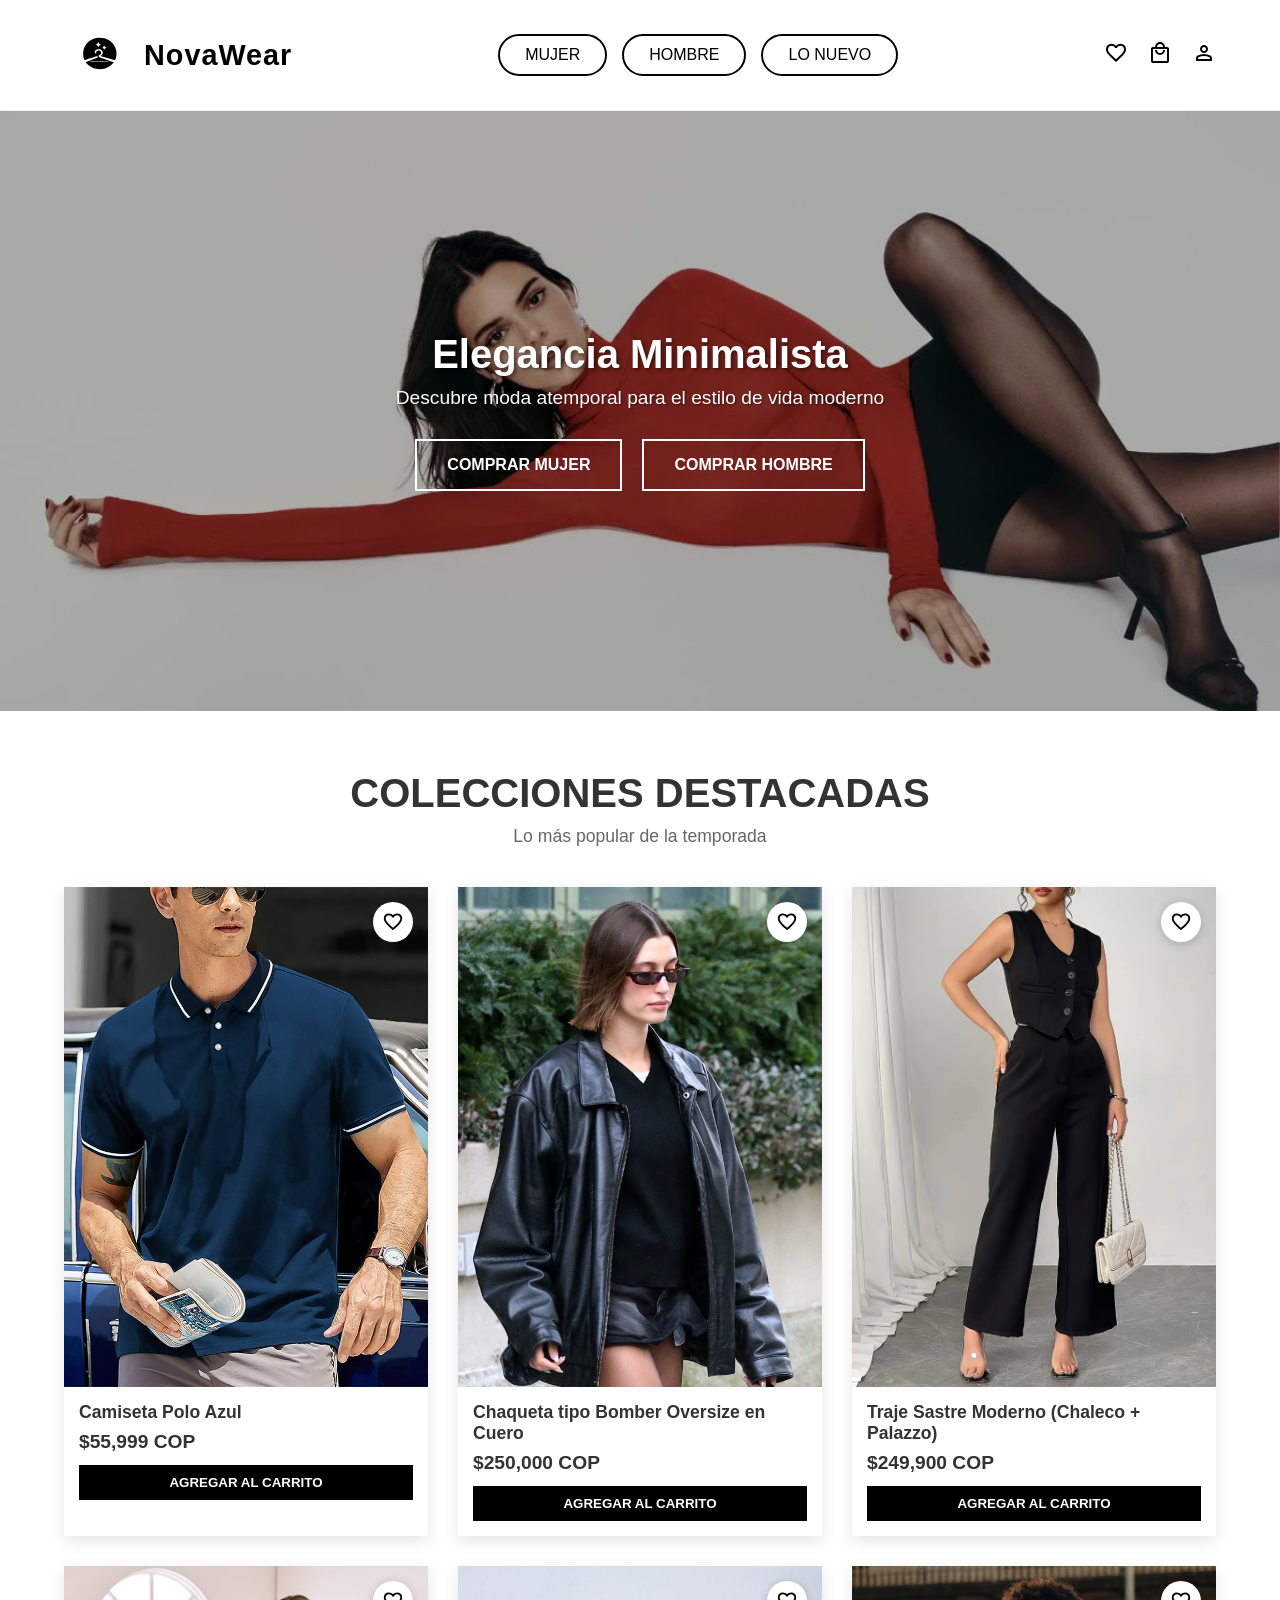
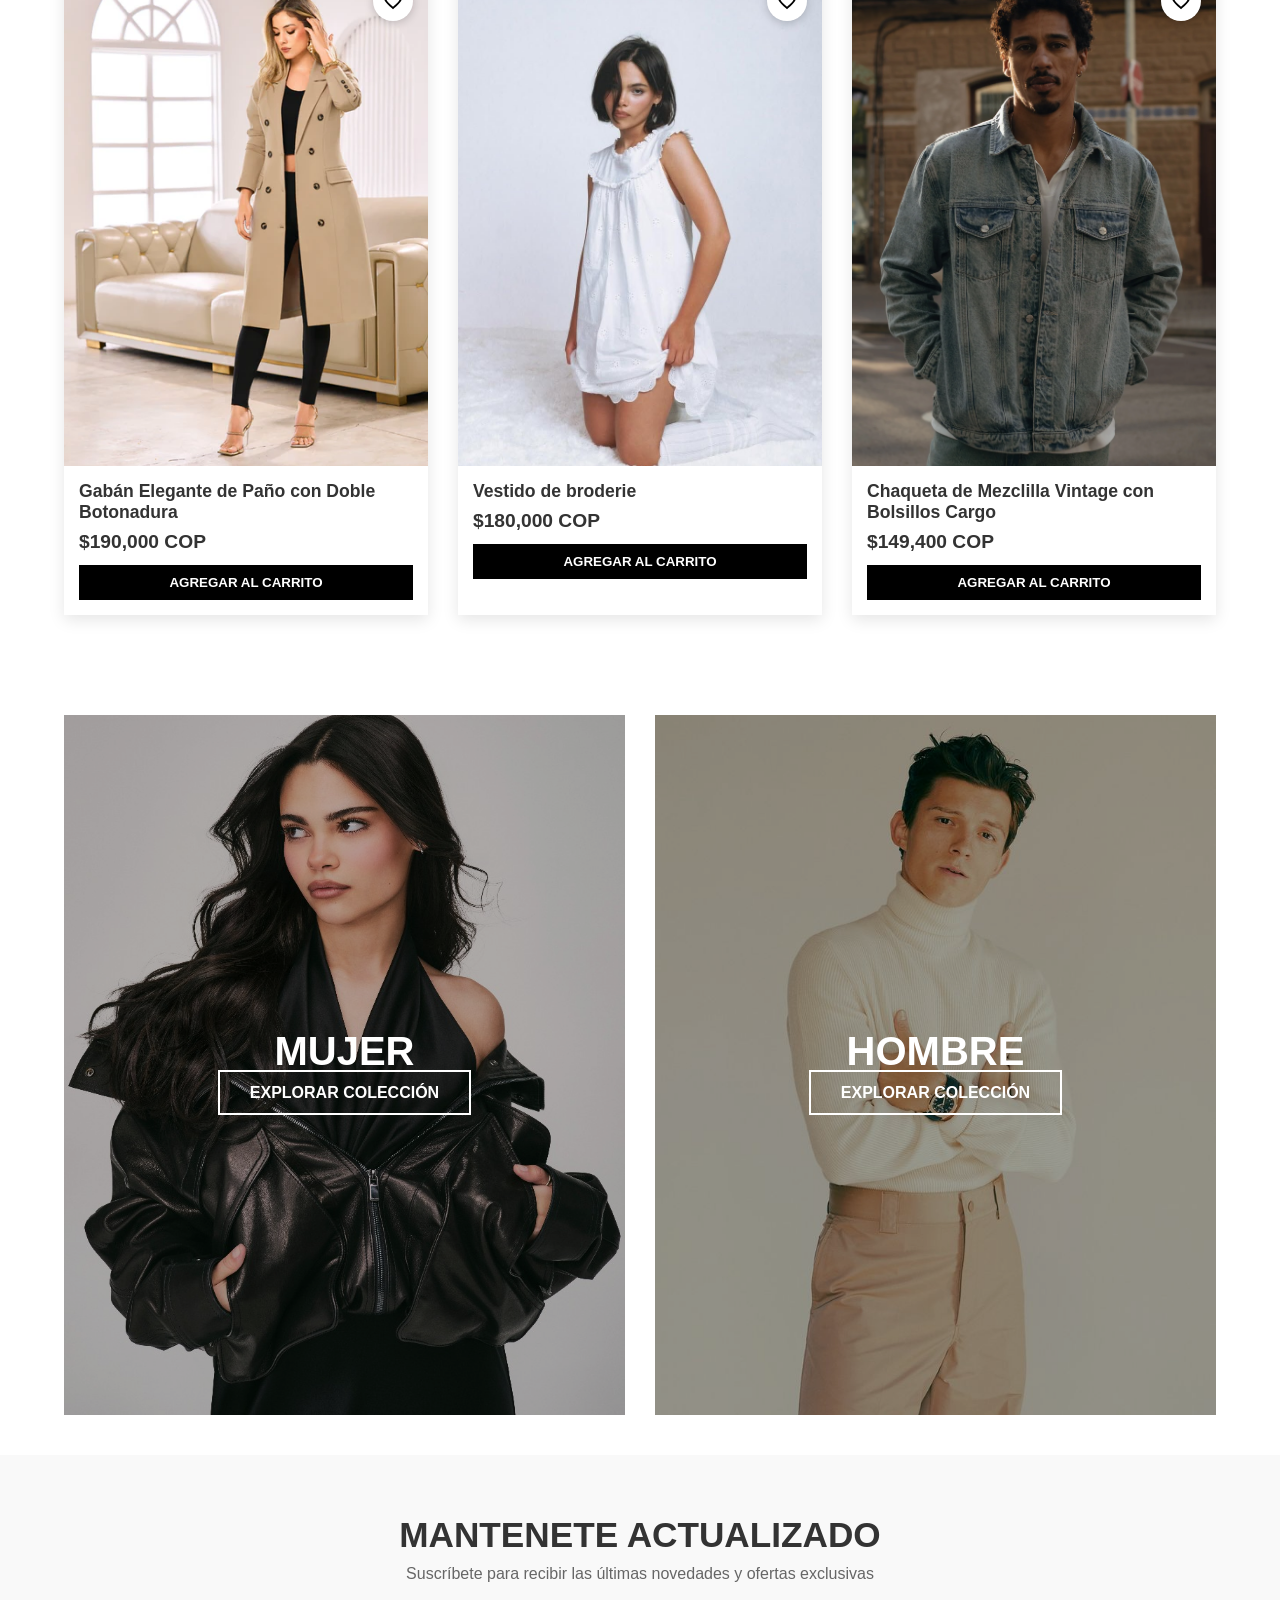
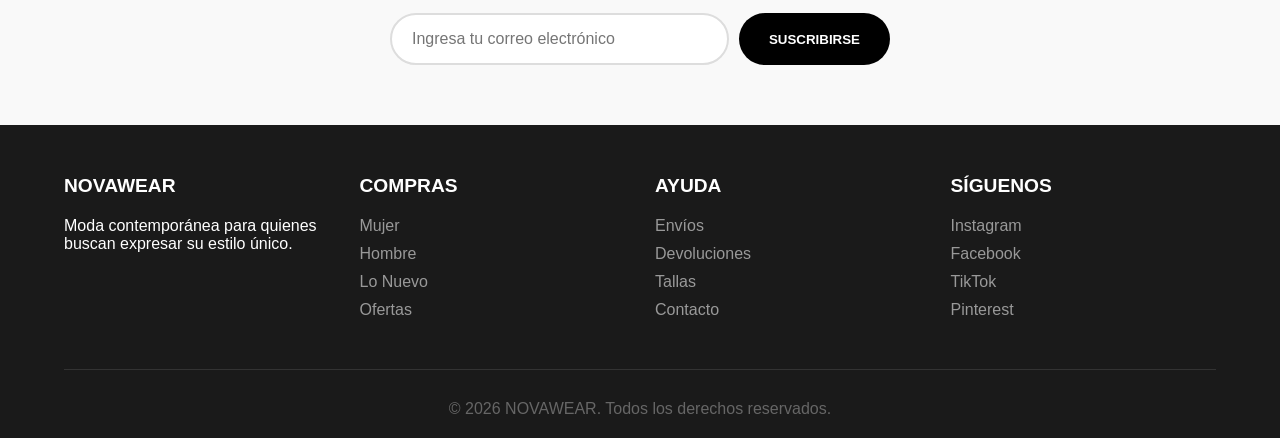
<file: index.html>
<!DOCTYPE html>
<html lang="es">
<head>
    <meta charset="UTF-8">
    <meta name="viewport" content="width=device-width, initial-scale=1.0">
    <title>NovaWear - Tienda de Moda</title>
    <link rel="stylesheet" href="css/home.css">
</head>
<body>
    
<!-- ===== HEADER ===== -->
<header>
    <nav aria-label="Navegación principal">
        <div class="logo">
            <img src="assets/iconos/logo.svg" alt="Logo NovaWear" class="logo-img">
            <a href="#" aria-label="Ir al inicio">NovaWear</a>
        </div>

        <ul class="menu-central">
        
            <li><a href="pages/mujer.html" aria-current="page">MUJER</a></li>
            <li><a href="pages/hombre.html" class="active" aria-current="page">HOMBRE</a></li>
            <li><a href="#colecciones-titulo" aria-current="page">LO NUEVO</a></li>
        </ul>

        <ul class="iconos-derecha">
            <li><a href="pages/favoritos.html" aria-label="Ver favoritos"><img src="assets/iconos/favoritos.svg" alt="Favoritos" class="icono-nav"></a></li>
            <li><a href="pages/carrito.html" aria-label="Ver carrito"><img src="assets/iconos/bolsa.svg" alt="Carrito" class="icono-nav"></a></li>
            <li><a href="pages/login.html" aria-label="Iniciar sesión"><img src="assets/iconos/cuenta.svg" alt="Usuario" class="icono-nav"></a></li>
        </ul>
    </nav>
</header>
    
    <!-- MAIN (requisito de HTML semántico) -->
    <main>
        <!-- HERO con imagen Kendall Jenner -->
        <section class="hero-kendall" aria-label="Sección principal de moda">
            <div class="hero-contenido">
                <h1>Elegancia Minimalista</h1>
                <p>Descubre moda atemporal para el estilo de vida moderno</p>
                <div class="hero-botones">
                    <button class="hero-btn btn-mujer" tabindex="0">COMPRAR MUJER</button>
                    <button class="hero-btn btn-hombre" tabindex="0">COMPRAR HOMBRE</button>
                </div>
            </div>
        </section>
        
        <!-- COLECCIONES DESTACADAS -->
        <section class="colecciones" aria-labelledby="colecciones-titulo">
            <h2 id="colecciones-titulo">COLECCIONES DESTACADAS</h2>
            <p>Lo más popular de la temporada</p>
            
            <div class="grid-cards">
                <!-- Producto 1 -->
                <div class="product-card">
                    <div class="card-img" style="background-image: url('img/Camiseta estilo polo.jpg')" role="img" aria-label="Camiseta Polo Azul">
                        <button class="heart-btn" aria-label="Agregar a favoritos" tabindex="0">
                            <img src="assets/iconos/favoritos.svg" alt="Agregar a favoritos" class="heart-icon">
                        </button>
                    </div>
                    <div class="card-info">
                        <h3>Camiseta Polo Azul</h3>
                        <span class="precio">$55,999 COP</span>
                        <button class="btn-agregar-carrito" tabindex="0">AGREGAR AL CARRITO</button>
                    </div>
                </div>

                <!-- Producto 2 -->
                <div class="product-card">
                    <div class="card-img" style="background-image: url('img/ChaquetadecueroOversize.jpg')" role="img" aria-label="Chaqueta tipo Bomber Oversize en Cuero">
                        <button class="heart-btn" aria-label="Agregar a favoritos" tabindex="0">
                            <img src="assets/iconos/favoritos.svg" alt="Agregar a favoritos" class="heart-icon">
                        </button>
                    </div>
                    <div class="card-info">
                        <h3>Chaqueta tipo Bomber Oversize en Cuero</h3>
                        <span class="precio">$250,000 COP</span>
                        <button class="btn-agregar-carrito" tabindex="0">AGREGAR AL CARRITO</button>
                    </div>
                </div>

                <!-- Producto 3 -->
                <div class="product-card">
                    <div class="card-img" style="background-image: url('img/Conjuntonegro.webp')" role="img" aria-label="Traje Sastre Moderno">
                        <button class="heart-btn" aria-label="Agregar a favoritos" tabindex="0">
                            <img src="assets/iconos/favoritos.svg" alt="Agregar a favoritos" class="heart-icon">
                        </button>
                    </div>
                    <div class="card-info">
                        <h3>Traje Sastre Moderno (Chaleco + Palazzo)</h3>
                        <span class="precio">$249,900 COP</span>
                        <button class="btn-agregar-carrito" tabindex="0">AGREGAR AL CARRITO</button>
                    </div>
                </div>

                <!-- Producto 4 -->
                <div class="product-card">
                    <div class="card-img" style="background-image: url('img/Gabanbeige.webp')" role="img" aria-label="Gabán Elegante de Paño">
                        <button class="heart-btn" aria-label="Agregar a favoritos" tabindex="0">
                            <img src="assets/iconos/favoritos.svg" alt="Agregar a favoritos" class="heart-icon">
                        </button>
                    </div>
                    <div class="card-info">
                        <h3>Gabán Elegante de Paño con Doble Botonadura</h3>
                        <span class="precio">$190,000 COP</span>
                        <button class="btn-agregar-carrito" tabindex="0">AGREGAR AL CARRITO</button>
                    </div>
                </div>

                <!-- Producto 5 -->
                <div class="product-card">
                    <div class="card-img" style="background-image: url('img/Vestidodebroderie.jpg')" role="img" aria-label="Vestido de broderie">
                        <button class="heart-btn" aria-label="Agregar a favoritos" tabindex="0">
                            <img src="assets/iconos/favoritos.svg" alt="Agregar a favoritos" class="heart-icon">
                        </button>
                    </div>
                    <div class="card-info">
                        <h3>Vestido de broderie</h3>
                        <span class="precio">$180,000 COP</span>
                        <button class="btn-agregar-carrito" tabindex="0">AGREGAR AL CARRITO</button>
                    </div>
                </div>

                <!-- Producto 6 -->
                <div class="product-card">
                    <div class="card-img" style="background-image: url('img/Chaqueta Denim.webp')" role="img" aria-label="Chaqueta de Mezclilla Vintage">
                        <button class="heart-btn" aria-label="Agregar a favoritos" tabindex="0">
                            <img src="assets/iconos/favoritos.svg" alt="Agregar a favoritos" class="heart-icon">
                        </button>
                    </div>
                    <div class="card-info">
                        <h3>Chaqueta de Mezclilla Vintage con Bolsillos Cargo</h3>
                        <span class="precio">$149,400 COP</span>
                        <button class="btn-agregar-carrito" tabindex="0">AGREGAR AL CARRITO</button>
                    </div>
                </div>
            </div>
        </section>
        
        <!-- SECCIÓN ARIANA Y TOM -->
        <section class="celebridades" aria-label="Colecciones por género">
            <div class="celebridad-card" style="background-image: url('img/arianamujeres.jpg')" role="img" aria-label="Colección mujer">
                <div class="celebridad-contenido">
                    <h3>MUJER</h3>
                    <a class="btn-explorar" href="pages/mujer.html" tabindex="0">EXPLORAR COLECCIÓN</a>
                </div>
            </div>
            
            <div class="celebridad-card" style="background-image: url('img/tomhombre.jpg')" role="img" aria-label="Colección hombre">
                <div class="celebridad-contenido">
                    <h3>HOMBRE</h3>
                    <a class="btn-explorar" href="pages/hombre.html" tabindex="0">EXPLORAR COLECCIÓN</a>
                </div>
            </div>
        </section>
        
        <!-- SECCIÓN SUSCRIPCIÓN -->
        <section class="suscripcion" aria-labelledby="suscripcion-titulo">
            <h2 id="suscripcion-titulo">MANTENETE ACTUALIZADO</h2>
            <p>Suscríbete para recibir las últimas novedades y ofertas exclusivas</p>
            
            <div class="suscripcion-form">
                <label for="email-input" class="visually-hidden">Correo electrónico</label>
                <input type="email" id="email-input" placeholder="Ingresa tu correo electrónico" tabindex="0">
                <button id="suscribirse-btn" tabindex="0">SUSCRIBIRSE</button>
            </div>
        </section>
    </main>
    
    <!-- FOOTER -->
    <footer>
        <div class="footer-grid">
            <div class="footer-col">
                <h4>NOVAWEAR</h4>
                <p>Moda contemporánea para quienes buscan expresar su estilo único.</p>
            </div>
            
            <div class="footer-col">
                <h4>COMPRAS</h4>
                <ul>
                    <li><a href="#" tabindex="0">Mujer</a></li>
                    <li><a href="#" tabindex="0">Hombre</a></li>
                    <li><a href="#" tabindex="0">Lo Nuevo</a></li>
                    <li><a href="#" tabindex="0">Ofertas</a></li>
                </ul>
            </div>
            
            <div class="footer-col">
                <h4>AYUDA</h4>
                <ul>
                    <li><a href="#" tabindex="0">Envíos</a></li>
                    <li><a href="#" tabindex="0">Devoluciones</a></li>
                    <li><a href="#" tabindex="0">Tallas</a></li>
                    <li><a href="#" tabindex="0">Contacto</a></li>
                </ul>
            </div>
            
            <div class="footer-col">
                <h4>SÍGUENOS</h4>
                <ul>
                    <li><a href="#" tabindex="0">Instagram</a></li>
                    <li><a href="#" tabindex="0">Facebook</a></li>
                    <li><a href="#" tabindex="0">TikTok</a></li>
                    <li><a href="#" tabindex="0">Pinterest</a></li>
                </ul>
            </div>
        </div>
        
        <div class="copyright">
            <p>&copy; 2026 NOVAWEAR. Todos los derechos reservados.</p>
        </div>
    </footer>
</body>
</html>
</file>
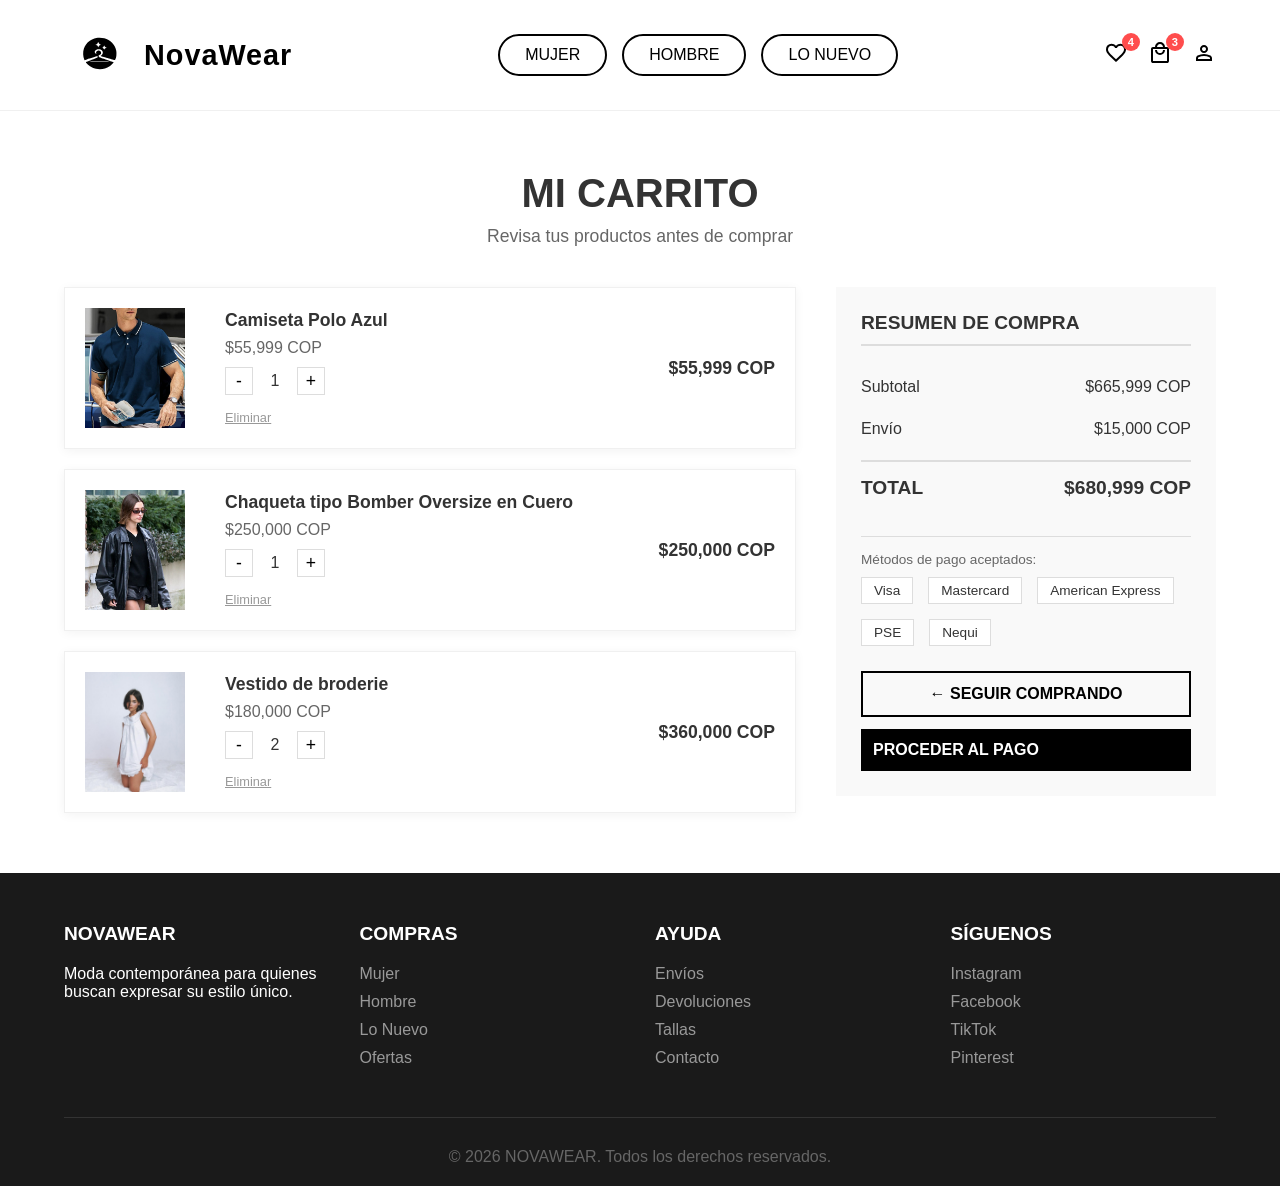
<file: pages/carrito.html>
<!DOCTYPE html>
<html lang="es">
<head>
    <meta charset="UTF-8">
    <meta name="viewport" content="width=device-width, initial-scale=1.0">
    <title>NovaWear - Mi Carrito</title>
    <link rel="stylesheet" href="../css/carrito.css">
</head>
<body>
    <!-- HEADER -->
    <header>
        <nav>
            <div class="logo">
                <img src="../assets/iconos/logo.svg" alt="Logo NovaWear" class="logo-img">
                <a href="../index.html#colecciones-titulo" tabindex="0">NovaWear</a>
            </div>
            
            <ul class="menu-central">
                <li><a href="mujer.html" tabindex="0">MUJER</a></li>
                <li><a href="hombre.html" tabindex="0">HOMBRE</a></li>
                <li><a href="../index.html#colecciones-titulo" tabindex="0">LO NUEVO</a></li>
            </ul>
            
            <ul class="iconos-derecha">
                <li><a href="favoritos.html" aria-label="Favoritos" class="icono-con-badge" tabindex="0">
                    <img src="../assets/iconos/favoritos.svg" alt="Favoritos" class="icono-nav">
                    <span class="badge" aria-label="4 favoritos">4</span>
                </a></li>
                <li><a href="carrito.html" aria-label="Carrito" class="icono-con-badge" tabindex="0">
                    <img src="../assets/iconos/bolsa.svg" alt="Carrito" class="icono-nav">
                    <span class="badge" aria-label="3 productos en carrito">3</span>
                </a></li>
                <li><a href="login.html" aria-label="Usuario" tabindex="0">
                    <img src="../assets/iconos/cuenta.svg" alt="Usuario" class="icono-nav">
                </a></li>
            </ul>
        </nav>
    </header>

    <!-- MAIN con CARRITO LLENO (sin JavaScript) -->
    <main>
        <section class="carrito-contenido" aria-labelledby="carrito-titulo">
            <h1 id="carrito-titulo">MI CARRITO</h1>
            <p class="carrito-subtitulo">Revisa tus productos antes de comprar</p>
            
            <div class="carrito-grid">
                <!-- Lista de productos -->
                <div class="productos-lista">
                    
                    <!-- Producto 1 -->
                    <div class="carrito-item">
                        <div class="item-img" style="background-image: url('../img/Camiseta estilo polo.jpg')" role="img" aria-label="Camiseta Polo Azul"></div>
                        <div class="item-detalles">
                            <h3>Camiseta Polo Azul</h3>
                            <p class="item-precio">$55,999 COP</p>
                            <div class="item-cantidad">
                                <button class="cantidad-btn" aria-label="Disminuir cantidad" tabindex="0">-</button>
                                <span class="cantidad-num">1</span>
                                <button class="cantidad-btn" aria-label="Aumentar cantidad" tabindex="0">+</button>
                            </div>
                            <button class="item-eliminar" tabindex="0">Eliminar</button>
                        </div>
                        <div class="item-subtotal">
                            $55,999 COP
                        </div>
                    </div>

                    <!-- Producto 2 -->
                    <div class="carrito-item">
                        <div class="item-img" style="background-image: url('../img/ChaquetadecueroOversize.jpg')" role="img" aria-label="Chaqueta tipo Bomber Oversize en Cuero"></div>
                        <div class="item-detalles">
                            <h3>Chaqueta tipo Bomber Oversize en Cuero</h3>
                            <p class="item-precio">$250,000 COP</p>
                            <div class="item-cantidad">
                                <button class="cantidad-btn" aria-label="Disminuir cantidad" tabindex="0">-</button>
                                <span class="cantidad-num">1</span>
                                <button class="cantidad-btn" aria-label="Aumentar cantidad" tabindex="0">+</button>
                            </div>
                            <button class="item-eliminar" tabindex="0">Eliminar</button>
                        </div>
                        <div class="item-subtotal">
                            $250,000 COP
                        </div>
                    </div>

                    <!-- Producto 3 -->
                    <div class="carrito-item">
                        <div class="item-img" style="background-image: url('../img/Vestidodebroderie.jpg')" role="img" aria-label="Vestido de broderie"></div>
                        <div class="item-detalles">
                            <h3>Vestido de broderie</h3>
                            <p class="item-precio">$180,000 COP</p>
                            <div class="item-cantidad">
                                <button class="cantidad-btn" aria-label="Disminuir cantidad" tabindex="0">-</button>
                                <span class="cantidad-num">2</span>
                                <button class="cantidad-btn" aria-label="Aumentar cantidad" tabindex="0">+</button>
                            </div>
                            <button class="item-eliminar" tabindex="0">Eliminar</button>
                        </div>
                        <div class="item-subtotal">
                            $360,000 COP
                        </div>
                    </div>
                </div>

                <!-- Resumen de compra (Order Summary) -->
                <aside class="order-summary" aria-label="Resumen de compra">
                    <h3>RESUMEN DE COMPRA</h3>
                    
                    <div class="summary-row">
                        <span>Subtotal</span>
                        <span>$665,999 COP</span>
                    </div>
                    <div class="summary-row">
                        <span>Envío</span>
                        <span>$15,000 COP</span>
                    </div>
                    <div class="summary-row total">
                        <span>TOTAL</span>
                        <span>$680,999 COP</span>
                    </div>

                    <div class="metodos-pago">
                        <p>Métodos de pago aceptados:</p>
                        <div class="pago-iconos">
                            <span>Visa</span>
                            <span>Mastercard</span>
                            <span>American Express</span>
                            <span>PSE</span>
                            <span>Nequi</span>
                        </div>
                    </div>

                    <div class="carrito-botones">
                        <a class="btn-volver" href="../index.html"tabindex="0">← SEGUIR COMPRANDO</a>
                        <a class="btn-proceder" href="pago.html" tabindex="0">PROCEDER AL PAGO</a>
                    </div>
                </aside>
            </div>
        </section>
    </main>

    <!-- FOOTER -->
    <footer>
        <div class="footer-grid">
            <div class="footer-col">
                <h4>NOVAWEAR</h4>
                <p>Moda contemporánea para quienes buscan expresar su estilo único.</p>
            </div>
            
            <div class="footer-col">
                <h4>COMPRAS</h4>
                <ul>
                    <li><a href="#" tabindex="0">Mujer</a></li>
                    <li><a href="#" tabindex="0">Hombre</a></li>
                    <li><a href="#" tabindex="0">Lo Nuevo</a></li>
                    <li><a href="#" tabindex="0">Ofertas</a></li>
                </ul>
            </div>
            
            <div class="footer-col">
                <h4>AYUDA</h4>
                <ul>
                    <li><a href="#" tabindex="0">Envíos</a></li>
                    <li><a href="#" tabindex="0">Devoluciones</a></li>
                    <li><a href="#" tabindex="0">Tallas</a></li>
                    <li><a href="#" tabindex="0">Contacto</a></li>
                </ul>
            </div>
            
            <div class="footer-col">
                <h4>SÍGUENOS</h4>
                <ul>
                    <li><a href="#" tabindex="0">Instagram</a></li>
                    <li><a href="#" tabindex="0">Facebook</a></li>
                    <li><a href="#" tabindex="0">TikTok</a></li>
                    <li><a href="#" tabindex="0">Pinterest</a></li>
                </ul>
            </div>
        </div>
        
        <div class="copyright">
            <p>&copy; 2026 NOVAWEAR. Todos los derechos reservados.</p>
        </div>
    </footer>

</body>
</html>
</file>
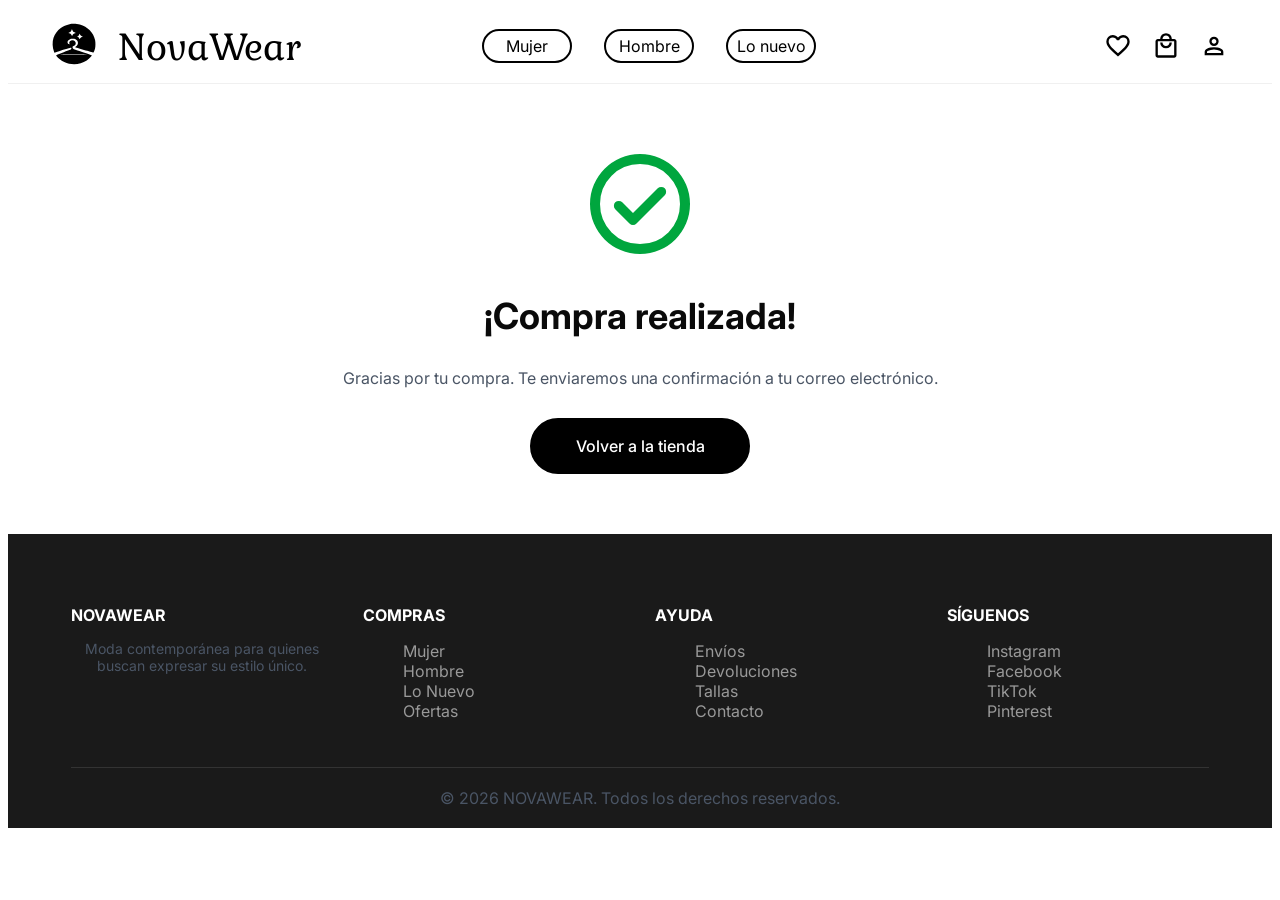
<file: pages/confirmacion.html>
<!DOCTYPE html>
<html lang="es">
<head>
    <meta charset="UTF-8">
    <meta name="viewport" content="width=device-width, initial-scale=1.0">
    <title>Pago - NovaWear</title>

    <link rel="preconnect" href="https://fonts.googleapis.com">
    <link rel="preconnect" href="https://fonts.gstatic.com" crossorigin>
    <link href="https://fonts.googleapis.com/css2?family=Inter:wght@100..900&family=Kurale&display=swap" rel="stylesheet">
    
    <link rel="stylesheet" href="../css/styles-confirmacion.css?v=1.2">
</head>
<body>

<header class="main-header">
    <div class="header-container">
        <a class="Logo" href="../index.html">
        <img src="../assets/iconos/logo.svg" aria-label="Logo NovaWear" alt="">
        <span class="nombre-logo">NovaWear</span>
        </a>

        <nav class="nav-categorias">
            <a href="mujer.html" class="boton-nav">Mujer</a>
            <a href="hombre.html" class="boton-nav">Hombre</a>
            <a href="../index.html#colecciones-titulo" class="boton-nav">Lo nuevo</a>
        </nav>

        <nav class="nav-iconos" aria-label="Herramientas de usuario">
            <a href="favoritos.html" class="boton-icon icono-favoritos" aria-label="Ver mis favoritos"><img src="../assets/iconos/favoritos.svg" alt=""></a>
            <a href="carrito.html" class="boton-icon icono-bolsa" aria-label="Ver mi bolsa"><img src="../assets/iconos/bolsa.svg" alt=""></a>
            <a href="login.html" class="boton-icon icono-usuario" aria-label="Acceder a mi cuenta"><img src="../assets/iconos/cuenta.svg" alt=" "></a>
        </nav>
    </div>
</header>

<main class="main-content" role="main">
    <img src="../assets/iconos/confirmacion.svg" alt="Compra confirmada" class="icono-confirmacion">
    <h1>¡Compra realizada!</h1>
    <p>Gracias por tu compra. Te enviaremos una confirmación a tu correo electrónico.</p>

    <button type="button" class="boton-volver-cat" onclick="window.location.href='../index.html'">Volver a la tienda</button>

</main>


<!-- ===== FOOTER ===== -->
<footer>
    <div class="footer-grid">

        <div class="footer-col">
            <h4>NOVAWEAR</h4>
            <p>Moda contemporánea para quienes buscan expresar su estilo único.</p>
        </div>

        <div class="footer-col">
            <h4>COMPRAS</h4>
            <ul>
                <li><a href="#">Mujer</a></li>
                <li><a href="#">Hombre</a></li>
                <li><a href="#">Lo Nuevo</a></li>
                <li><a href="#">Ofertas</a></li>
            </ul>
        </div>

        <div class="footer-col">
            <h4>AYUDA</h4>
            <ul>
                <li><a href="#">Envíos</a></li>
                <li><a href="#">Devoluciones</a></li>
                <li><a href="#">Tallas</a></li>
                <li><a href="#">Contacto</a></li>
            </ul>
        </div>

        <div class="footer-col">
            <h4>SÍGUENOS</h4>
            <ul>
                <li><a href="#">Instagram</a></li>
                <li><a href="#">Facebook</a></li>
                <li><a href="#">TikTok</a></li>
                <li><a href="#">Pinterest</a></li>
            </ul>
        </div>

    </div>

    <div class="copyright">
        <p>&copy; 2026 NOVAWEAR. Todos los derechos reservados.</p>
    </div>
</footer>
</file>
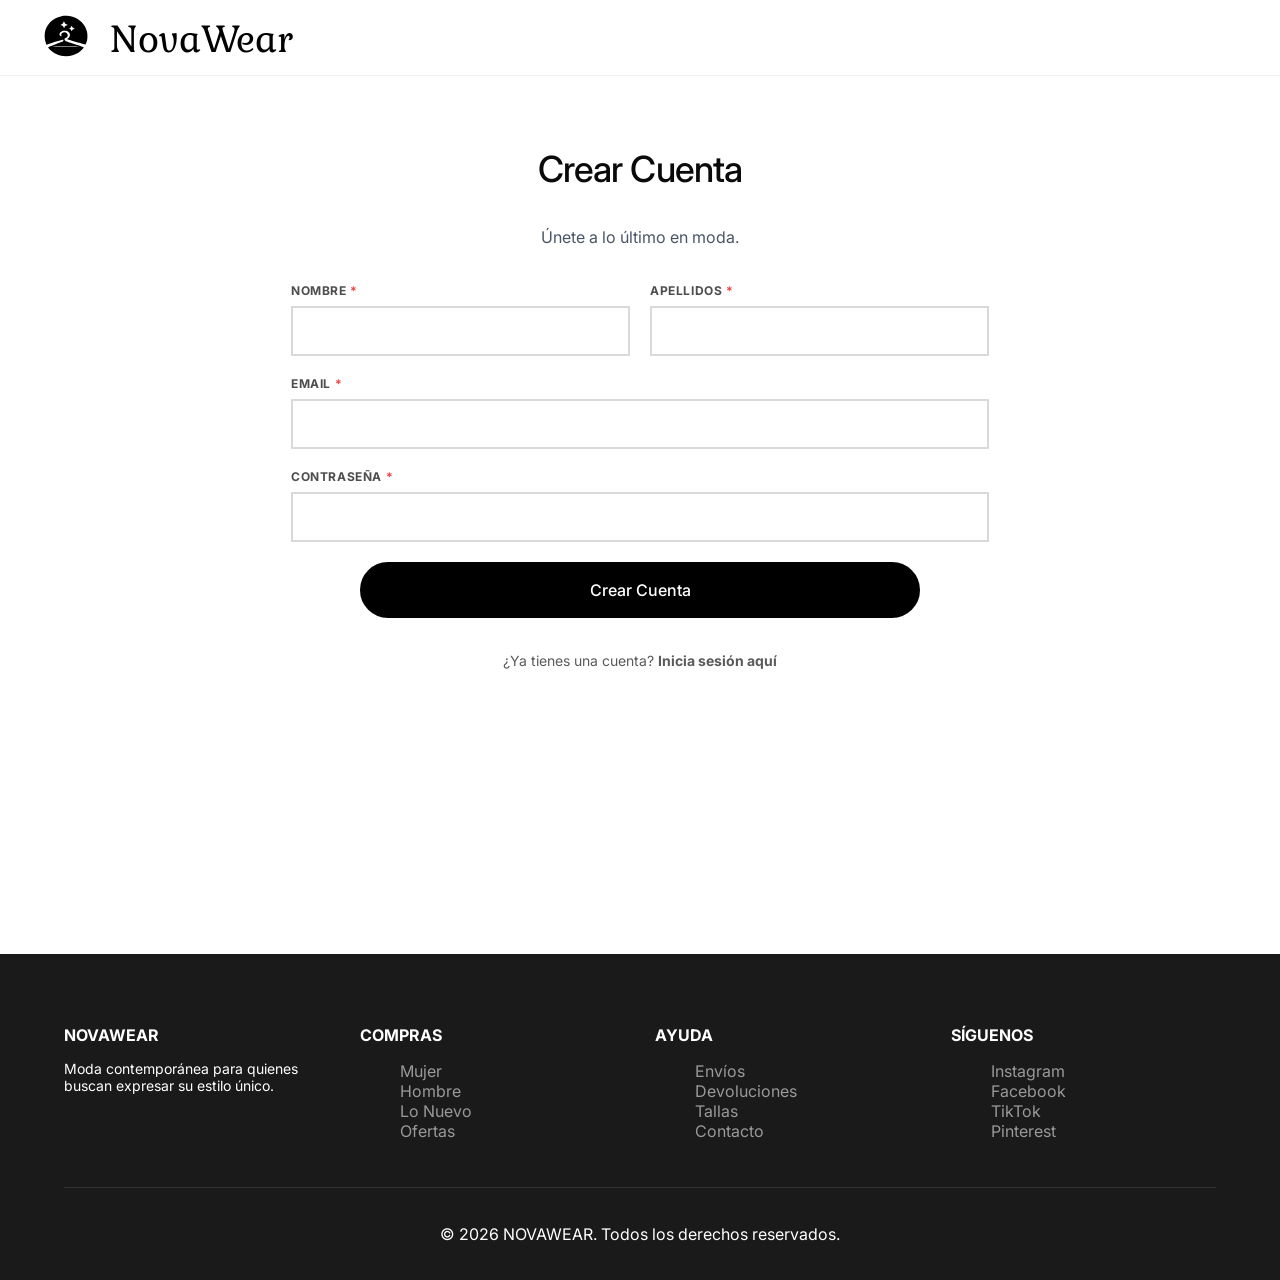
<file: pages/create.html>
<!DOCTYPE html>
<html lang="es">
<head>
    <meta charset="UTF-8">
    <meta name="viewport" content="width=device-width, initial-scale=1.0">
    <title>Pago - NovaWear</title>

    <link rel="preconnect" href="https://fonts.googleapis.com">
    <link rel="preconnect" href="https://fonts.gstatic.com" crossorigin>
    <link href="https://fonts.googleapis.com/css2?family=Inter:wght@100..900&family=Kurale&display=swap" rel="stylesheet">
    
    <link rel="stylesheet" href="../css/styles-create.css?v=1.2">
</head>
<body>
    
<header class="main-header">
    <div class="header-container">
        <a href="../index.html" class="Logo">
            <img src="../assets/iconos/logo.svg" alt="Logo Novawear">
            <span class="nombre-logo">NovaWear</span>
        </a>
    </div>
</header>

<main class="contenedor-crear">
    <h1>Crear Cuenta</h1>
    <p class="subtitulo">Únete a lo último en moda.</p>
    <div class="filas">
        <div class="grupo-filas">
            <label for="nombre">Nombre</label>
            <input type="text" class="input-field">
        </div>

        <div class="grupo-filas">
            <label for="apellidos">Apellidos</label>
            <input type="text" class="input-field">
        </div>
    </div>

    <div class="filas">
        <div class="grupo-filas">
            <label for="correo">Email</label>
            <input type="email" class="input-field" id="correo">
        </div>
    </div>



    <div class="filas">
        <div class="grupo-filas">
            <label for="contrasena">Contraseña</label>
            <input type="password" class="input-field" id="contrasena">
        </div>
    </div>

    <button class="boton-crear">Crear Cuenta</button>
    <p class="registro">¿Ya tienes una cuenta? <a class="link-inicio" href="login.html">Inicia sesión aquí</a></p>
</main>





<!-- ===== FOOTER ===== -->
<footer>
    <div class="footer-grid">

        <div class="footer-col">
            <h4>NOVAWEAR</h4>
            <p>Moda contemporánea para quienes buscan expresar su estilo único.</p>
        </div>

        <div class="footer-col">
            <h4>COMPRAS</h4>
            <ul>
                <li><a href="#">Mujer</a></li>
                <li><a href="#">Hombre</a></li>
                <li><a href="#">Lo Nuevo</a></li>
                <li><a href="#">Ofertas</a></li>
            </ul>
        </div>

        <div class="footer-col">
            <h4>AYUDA</h4>
            <ul>
                <li><a href="#">Envíos</a></li>
                <li><a href="#">Devoluciones</a></li>
                <li><a href="#">Tallas</a></li>
                <li><a href="#">Contacto</a></li>
            </ul>
        </div>

        <div class="footer-col">
            <h4>SÍGUENOS</h4>
            <ul>
                <li><a href="#">Instagram</a></li>
                <li><a href="#">Facebook</a></li>
                <li><a href="#">TikTok</a></li>
                <li><a href="#">Pinterest</a></li>
            </ul>
        </div>

    </div>

    <div class="copyright">
        <p>&copy; 2026 NOVAWEAR. Todos los derechos reservados.</p>
    </div>
</footer>
</file>
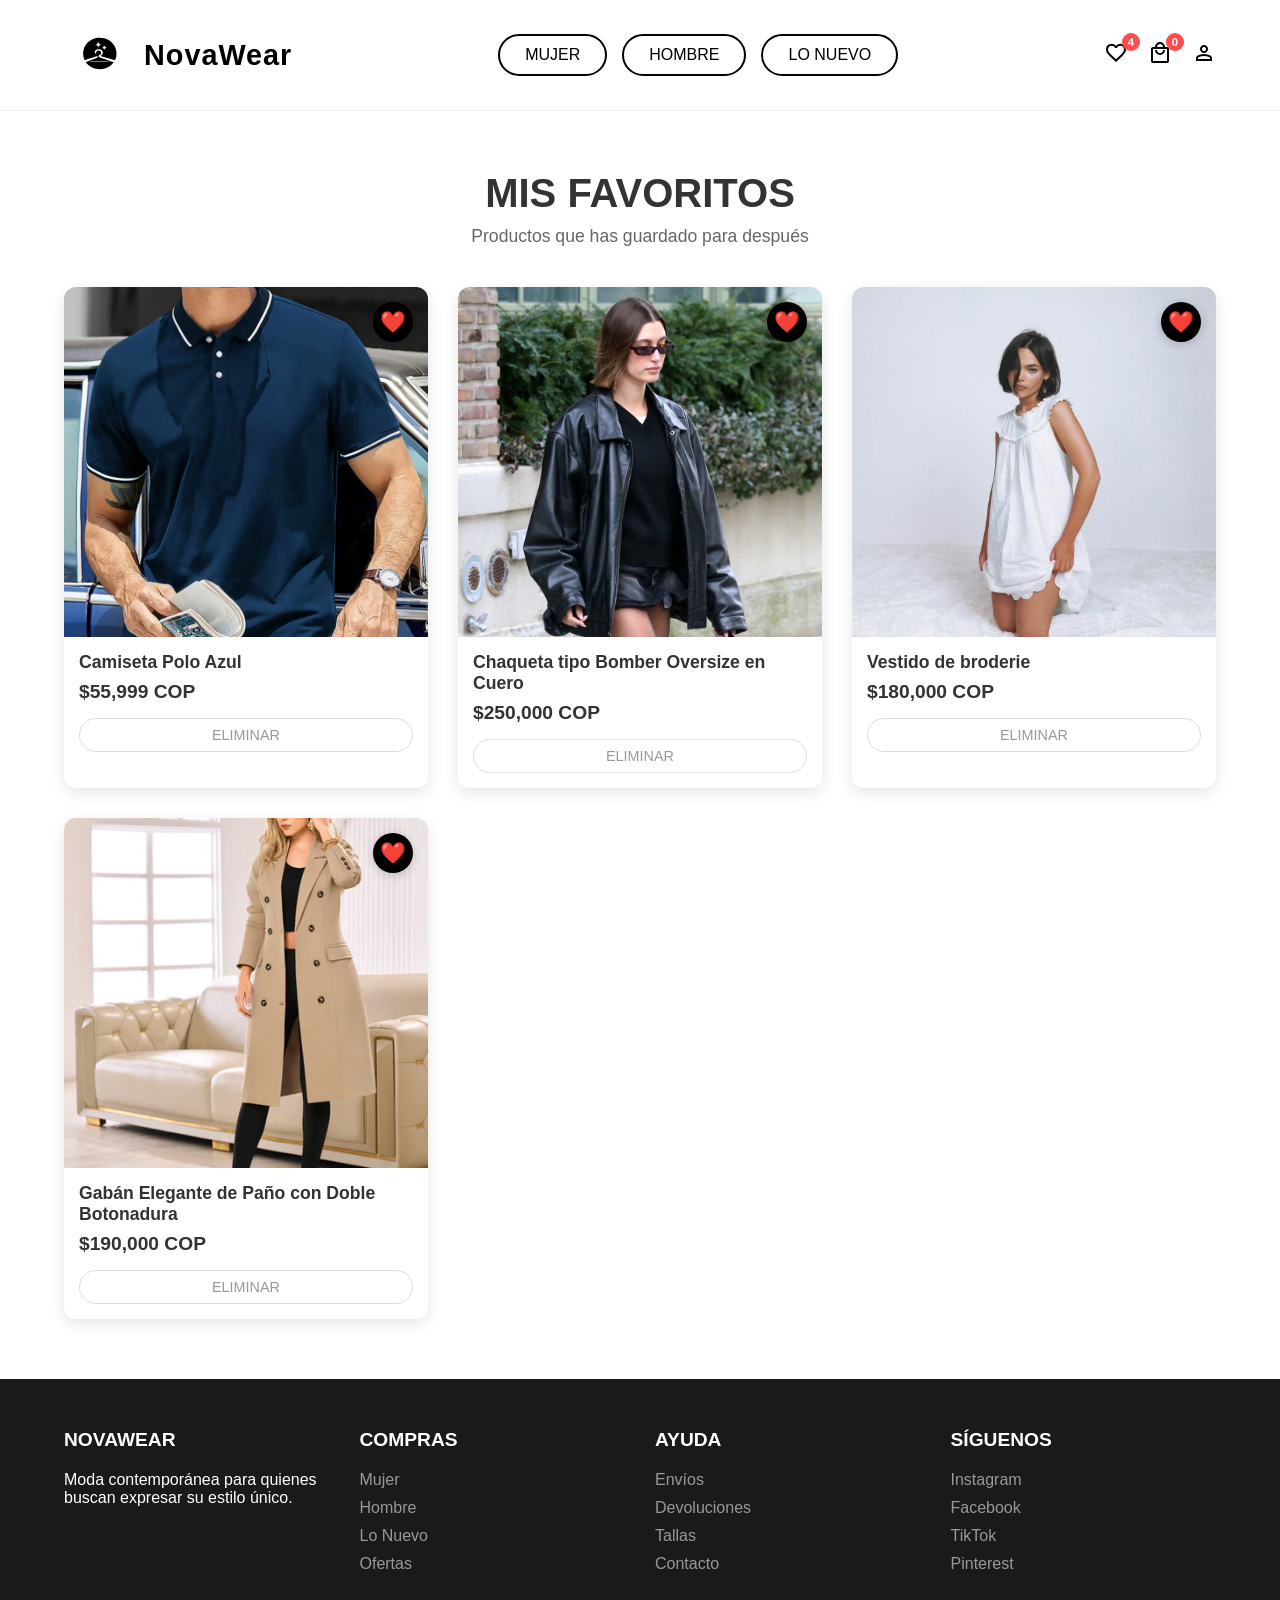
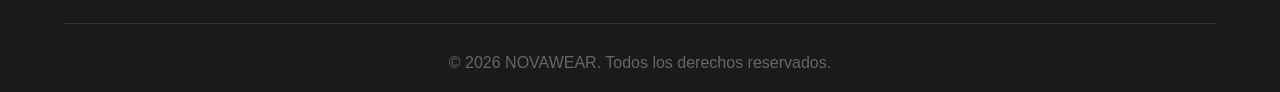
<file: pages/favoritos.html>
<!DOCTYPE html>
<html lang="es">
<head>
    <meta charset="UTF-8">
    <meta name="viewport" content="width=device-width, initial-scale=1.0">
    <title>NovaWear - Mis Favoritos</title>
    <link rel="stylesheet" href="../css/favoritos.css">
</head>
<body>
    <header>
        <nav>
            <div class="logo">
                <img src="../assets/iconos/logo.svg" alt="Logo NovaWear" class="logo-img">
                <a href="../index.html" tabindex="0">NovaWear</a>
            </div>
            
            <ul class="menu-central">
                <li><a href="mujer.html" tabindex="0">MUJER</a></li>
                <li><a href="hombre.html" tabindex="0">HOMBRE</a></li>
                <li><a href="../index.html#colecciones-titulo" tabindex="0">LO NUEVO</a></li>
            </ul>
            
            <ul class="iconos-derecha">
                <li><a href="favoritos.html" aria-label="Favoritos" class="icono-con-badge" tabindex="0">
                    <img src="../assets/iconos/favoritos.svg" alt="Favoritos" class="icono-nav">
                    <span class="badge" aria-label="4 favoritos">4</span>
                </a></li>
                <li><a href="carrito.html" aria-label="Carrito" class="icono-con-badge" tabindex="0">
                    <img src="../assets/iconos/bolsa.svg" alt="Carrito" class="icono-nav">
                    <span class="badge" aria-label="0 productos en carrito">0</span>
                </a></li>
                <li><a href="login.html" aria-label="Usuario" tabindex="0">
                    <img src="../assets/iconos/cuenta.svg" alt="Usuario" class="icono-nav">
                </a></li>
            </ul>
        </nav>
    </header>

    <main>
        <section class="favoritos-contenido" aria-labelledby="favoritos-titulo">
            <h1 id="favoritos-titulo">MIS FAVORITOS</h1>
            <p class="favoritos-subtitulo">Productos que has guardado para después</p>
            
            <div class="grid-favoritos">
                <!-- Producto 1 -->
                <div class="favorito-card">
                    <div class="favorito-img" style="background-image: url('../img/Camiseta estilo polo.jpg')" role="img" aria-label="Camiseta Polo Azul">
                        <button class="heart-btn" aria-label="Eliminar de favoritos" tabindex="0">
                            <span class="heart-red" aria-hidden="true">❤️</span>
                        </button>
                    </div>
                    <div class="favorito-info">
                        <h3>Camiseta Polo Azul</h3>
                        <span class="precio">$55,999 COP</span>
                        <button class="btn-remover" tabindex="0">ELIMINAR</button>
                    </div>
                </div>

                <!-- Producto 2 -->
                <div class="favorito-card">
                    <div class="favorito-img" style="background-image: url('../img/ChaquetadecueroOversize.jpg')" role="img" aria-label="Chaqueta tipo Bomber Oversize en Cuero">
                        <button class="heart-btn" aria-label="Eliminar de favoritos" tabindex="0">
                            <span class="heart-red" aria-hidden="true">❤️</span>
                        </button>
                    </div>
                    <div class="favorito-info">
                        <h3>Chaqueta tipo Bomber Oversize en Cuero</h3>
                        <span class="precio">$250,000 COP</span>
                        <button class="btn-remover" tabindex="0">ELIMINAR</button>
                    </div>
                </div>

                <!-- Producto 3 -->
                <div class="favorito-card">
                    <div class="favorito-img" style="background-image: url('../img/Vestidodebroderie.jpg')" role="img" aria-label="Vestido de broderie">
                        <button class="heart-btn" aria-label="Eliminar de favoritos" tabindex="0">
                            <span class="heart-red" aria-hidden="true">❤️</span>
                        </button>
                    </div>
                    <div class="favorito-info">
                        <h3>Vestido de broderie</h3>
                        <span class="precio">$180,000 COP</span>
                        <button class="btn-remover" tabindex="0">ELIMINAR</button>
                    </div>
                </div>

                <!-- Producto 4 -->
                <div class="favorito-card">
                    <div class="favorito-img" style="background-image: url('../img/Gabanbeige.webp')" role="img" aria-label="Gabán Elegante de Paño">
                        <button class="heart-btn" aria-label="Eliminar de favoritos" tabindex="0">
                            <span class="heart-red" aria-hidden="true">❤️</span>
                        </button>
                    </div>
                    <div class="favorito-info">
                        <h3>Gabán Elegante de Paño con Doble Botonadura</h3>
                        <span class="precio">$190,000 COP</span>
                        <button class="btn-remover" tabindex="0">ELIMINAR</button>
                    </div>
                </div>
            </div>
        </section>
    </main>

    <footer>
        <div class="footer-grid">
            <div class="footer-col">
                <h4>NOVAWEAR</h4>
                <p>Moda contemporánea para quienes buscan expresar su estilo único.</p>
            </div>
            
            <div class="footer-col">
                <h4>COMPRAS</h4>
                <ul>
                    <li><a href="#" tabindex="0">Mujer</a></li>
                    <li><a href="#" tabindex="0">Hombre</a></li>
                    <li><a href="#" tabindex="0">Lo Nuevo</a></li>
                    <li><a href="#" tabindex="0">Ofertas</a></li>
                </ul>
            </div>
            
            <div class="footer-col">
                <h4>AYUDA</h4>
                <ul>
                    <li><a href="#" tabindex="0">Envíos</a></li>
                    <li><a href="#" tabindex="0">Devoluciones</a></li>
                    <li><a href="#" tabindex="0">Tallas</a></li>
                    <li><a href="#" tabindex="0">Contacto</a></li>
                </ul>
            </div>
            
            <div class="footer-col">
                <h4>SÍGUENOS</h4>
                <ul>
                    <li><a href="#" tabindex="0">Instagram</a></li>
                    <li><a href="#" tabindex="0">Facebook</a></li>
                    <li><a href="#" tabindex="0">TikTok</a></li>
                    <li><a href="#" tabindex="0">Pinterest</a></li>
                </ul>
            </div>
        </div>
        
        <div class="copyright">
            <p>&copy; 2026 NOVAWEAR. Todos los derechos reservados.</p>
        </div>
    </footer>
</body>
</html>
</file>
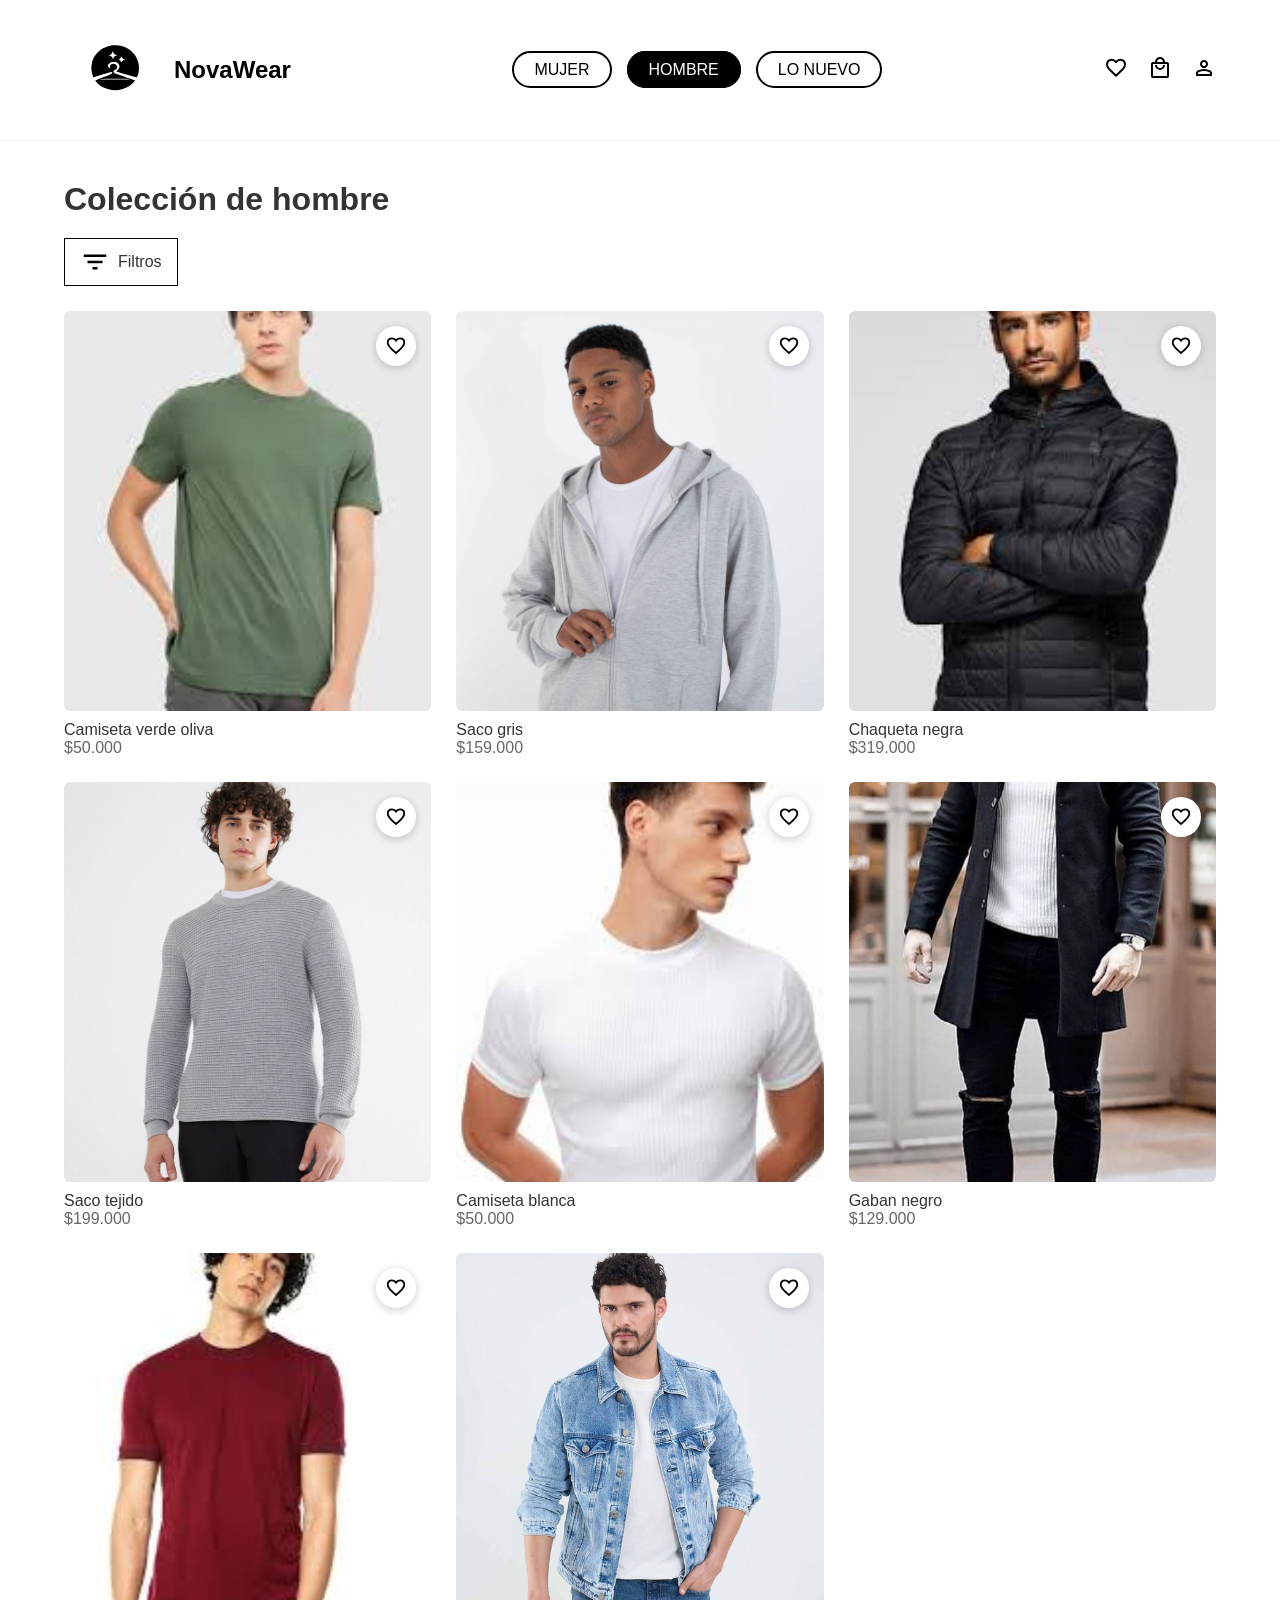
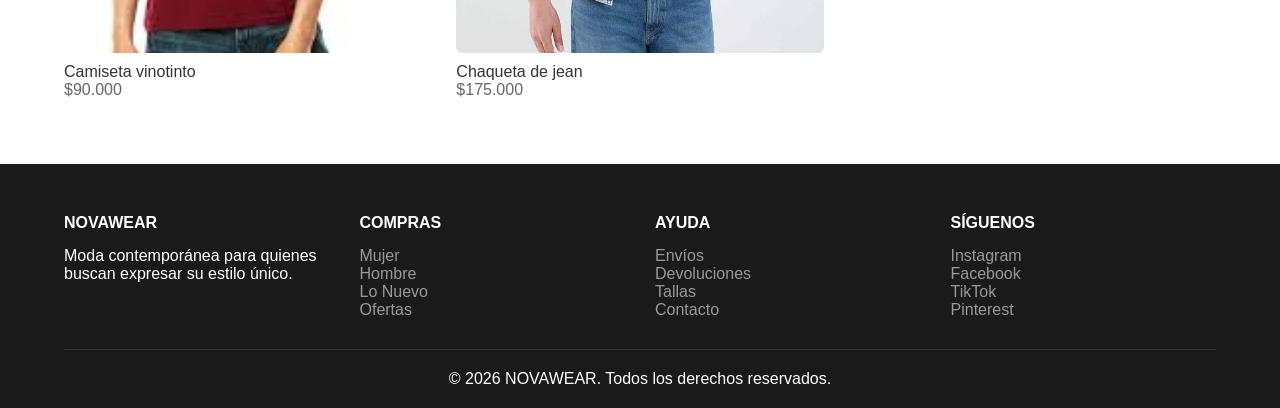
<file: pages/hombre.html>
<!DOCTYPE html>
<html lang="es">
<head>
    <meta charset="UTF-8">
    <meta name="viewport" content="width=device-width, initial-scale=1.0">
    <title>NovaWear - Tienda de Moda</title>
    <link rel="stylesheet" href="../css/hombre_styles.css">
</head>

<body>

<!-- ===== HEADER ===== -->
<header>
    <nav aria-label="Navegación principal">
        <div class="logo">
            <img src="../assets/iconos/logo.svg" alt="Logo NovaWear" class="logo-img">
            <a href="../index" aria-label="Ir al inicio">NovaWear</a>
        </div>

        <ul class="menu-central">
        
            <li><a href="mujer.html" aria-current="page">MUJER</a></li>
            <li><a href="hombre.html" class="active" aria-current="page">HOMBRE</a></li>
            <li><a href="../index.html#colecciones-titulo" aria-current="page">LO NUEVO</a></li>
        </ul>

        <ul class="iconos-derecha">
            <li><a href="../pages/favoritos.html" aria-label="Ver favoritos"><img src="../assets/iconos/favoritos.svg" alt="Favoritos" class="icono-nav"></a></li>
            <li><a href="../pages/carrito.html" aria-label="Ver carrito"><img src="../assets/iconos/bolsa.svg" alt="Carrito" class="icono-nav"></a></li>
            <li><a href="../pages/login.html" aria-label="Iniciar sesión"><img src="../assets/iconos/cuenta.svg" alt="Usuario" class="icono-nav"></a></li>
        </ul>
    </nav>
</header>

<!-- ===== MAIN ===== -->
<main class="coleccion-hombre">

    <h1>Colección de hombre</h1>

    <!-- Botón -->
   <input type="checkbox" id="toggle-filtros" hidden>

   <label for="toggle-filtros" class="filtros" role="button" tabindex="0" aria-controls="panel-filtros">
    <img src="../assets/iconos/filtro.svg" alt="Filtros">
    <span>Filtros</span>
   </label>

    <!-- dropdown-filtros -->
  <div class="dropdown-filtros" id="panel-filtros">

    <h3>Categoría</h3>
     <label><input type="checkbox"> Camisetas</label>
    <label><input type="checkbox"> Chaquetas</label>
    <label><input type="checkbox"> Pantalones</label>

    <hr>

    <h3>Talla</h3>
    <label><input type="checkbox"> S</label>
    <label><input type="checkbox"> M</label>
    <label><input type="checkbox"> L</label>
    <label><input type="checkbox"> XL</label>
    <label><input type="checkbox"> XXL</label>

    <hr>

    <h3>Precio</h3>
    <label><input type="checkbox"> Menos de $50000</label>
    <label><input type="checkbox"> $50000 - $100000</label>
    <label><input type="checkbox"> $100000 - $150000</label>
    <label><input type="checkbox"> $150000 - $200000</label>
    <label><input type="checkbox"> Más de $200000</label>

    <label for="toggle-filtros" class="btn-aplicar">
    Aplicar filtros
    </label>

  </div>

    <!-- GRID DE PRODUCTOS -->
    <div class="grid-cards">

        <div class="card" tabindex="0">
           <div class="img-container">
            <a href="../pages/producto.html">
             <img src="../img/camiseta_verde_oliva.jpg" alt="Camiseta verde oliva">
             </a>

              <button class="heart-btn" onclick="toggleLike(this)" aria-pressed="false" aria-label="Agregar a favoritos">
                     <img src="../assets/iconos/favoritos.svg" alt="Like" class="heart-icon">
              </button>
              </div>

            <p class="name">Camiseta verde oliva</p>
            <p class="price">$50.000</p>
        </div>

         <div class="card" tabindex="0">
           <div class="img-container">
            <a href="../pages/producto.html">
             <img src="../img/saco_gris.jpg" alt="Saco gris">
             </a>

             <button class="heart-btn" onclick="toggleLike(this)" aria-pressed="false" aria-label="Agregar a favoritos">
                     <img src="../assets/iconos/favoritos.svg" alt="Like" class="heart-icon">
              </button>
              </div>
           
            <p class="name">Saco gris</p>
            <p class="price">$159.000</p>
        </div>

        <div class="card" tabindex="0">
           <div class="img-container">
            <a href="../pages/producto.html">
             <img src="../img/chaqueta_negra_h.jpg" alt="Chaqueta negra">
             </a>

             <button class="heart-btn" onclick="toggleLike(this)" aria-pressed="false" aria-label="Agregar a favoritos">
                     <img src="../assets/iconos/favoritos.svg" alt="Like" class="heart-icon">
              </button>
              </div>
           
            <p class="name">Chaqueta negra</p>
            <p class="price">$319.000</p>
        </div>

        <div class="card" tabindex="0">
           <div class="img-container">
             <a href="../pages/producto.html">
             <img src="../img/saco_tejido.jpg" alt="Saco tejido">
             </a>

             <button class="heart-btn" onclick="toggleLike(this)" aria-pressed="false" aria-label="Agregar a favoritos">
                     <img src="../assets/iconos/favoritos.svg" alt="Like" class="heart-icon">
              </button>
              </div>
           
           <p class="name">Saco tejido</p>
            <p class="price">$199.000</p>
        </div>

         <div class="card" tabindex="0">
           <div class="img-container">
             <a href="../pages/producto.html">
              <img src="../img/camiseta_blanca.jpg" alt="Camiseta blanca">
             </a>

             <button class="heart-btn" onclick="toggleLike(this)" aria-pressed="false" aria-label="Agregar a favoritos">
                     <img src="../assets/iconos/favoritos.svg" alt="Like" class="heart-icon">
              </button>
            </div>
           
           <p class="name">Camiseta blanca</p>
            <p class="price">$50.000</p>
        </div>

         <div class="card" tabindex="0">
           <div class="img-container">
             <a href="../pages/producto.html">
             <img src="../img/gaban_negro.jpg" alt="Gaban negro">
             </a>

             <button class="heart-btn" onclick="toggleLike(this)" aria-pressed="false" aria-label="Agregar a favoritos">
                     <img src="../assets/iconos/favoritos.svg" alt="Like" class="heart-icon">
              </button>
              </div>
           
             <p class="name">Gaban negro</p>
            <p class="price">$129.000</p>
        </div>

         <div class="card" tabindex="0">
           <div class="img-container">
            <a href="../pages/producto.html">
             <img src="../img/camiseta_vinotinto.jpg" alt="Camiseta vinotinto">
             </a>

             <button class="heart-btn" onclick="toggleLike(this)" aria-pressed="false" aria-label="Agregar a favoritos">
                     <img src="../assets/iconos/favoritos.svg" alt="Like" class="heart-icon">
              </button>
              </div>
        
           
           <p class="name">Camiseta vinotinto</p>
            <p class="price">$90.000</p>
        </div>

         <div class="card" tabindex="0">
           <div class="img-container">
            <a href="../pages/producto.html">
              <img src="../img/chaqueta_jean.jpg" alt="Chaqueta de jean">
             </a>

             <button class="heart-btn" onclick="toggleLike(this)" aria-pressed="false" aria-label="Agregar a favoritos">
                     <img src="../assets/iconos/favoritos.svg" alt="Like" class="heart-icon">
              </button>
              </div>

            <p class="name">Chaqueta de jean</p>
            <p class="price">$175.000</p>
        </div>

    </div>

    
</main>

<!-- ===== FOOTER ===== -->
<footer>
    <div class="footer-grid">

        <div class="footer-col">
            <h4>NOVAWEAR</h4>
            <p>Moda contemporánea para quienes buscan expresar su estilo único.</p>
        </div>

        <div class="footer-col">
            <h4>COMPRAS</h4>
            <ul>
                <li><a href="#">Mujer</a></li>
                <li><a href="#">Hombre</a></li>
                <li><a href="#">Lo Nuevo</a></li>
                <li><a href="#">Ofertas</a></li>
            </ul>
        </div>

        <div class="footer-col">
            <h4>AYUDA</h4>
            <ul>
                <li><a href="#">Envíos</a></li>
                <li><a href="#">Devoluciones</a></li>
                <li><a href="#">Tallas</a></li>
                <li><a href="#">Contacto</a></li>
            </ul>
        </div>

        <div class="footer-col">
            <h4>SÍGUENOS</h4>
            <ul>
                <li><a href="#">Instagram</a></li>
                <li><a href="#">Facebook</a></li>
                <li><a href="#">TikTok</a></li>
                <li><a href="#">Pinterest</a></li>
            </ul>
        </div>

    </div>

    <div class="copyright">
        <p>&copy; 2026 NOVAWEAR. Todos los derechos reservados.</p>
    </div>
</footer>
</body>

<script>
function toggleLike(btn) {
    btn.classList.toggle("liked");

    let estado = btn.classList.contains("liked");
    btn.setAttribute("aria-pressed", estado);
}
</script>

</html>
</file>
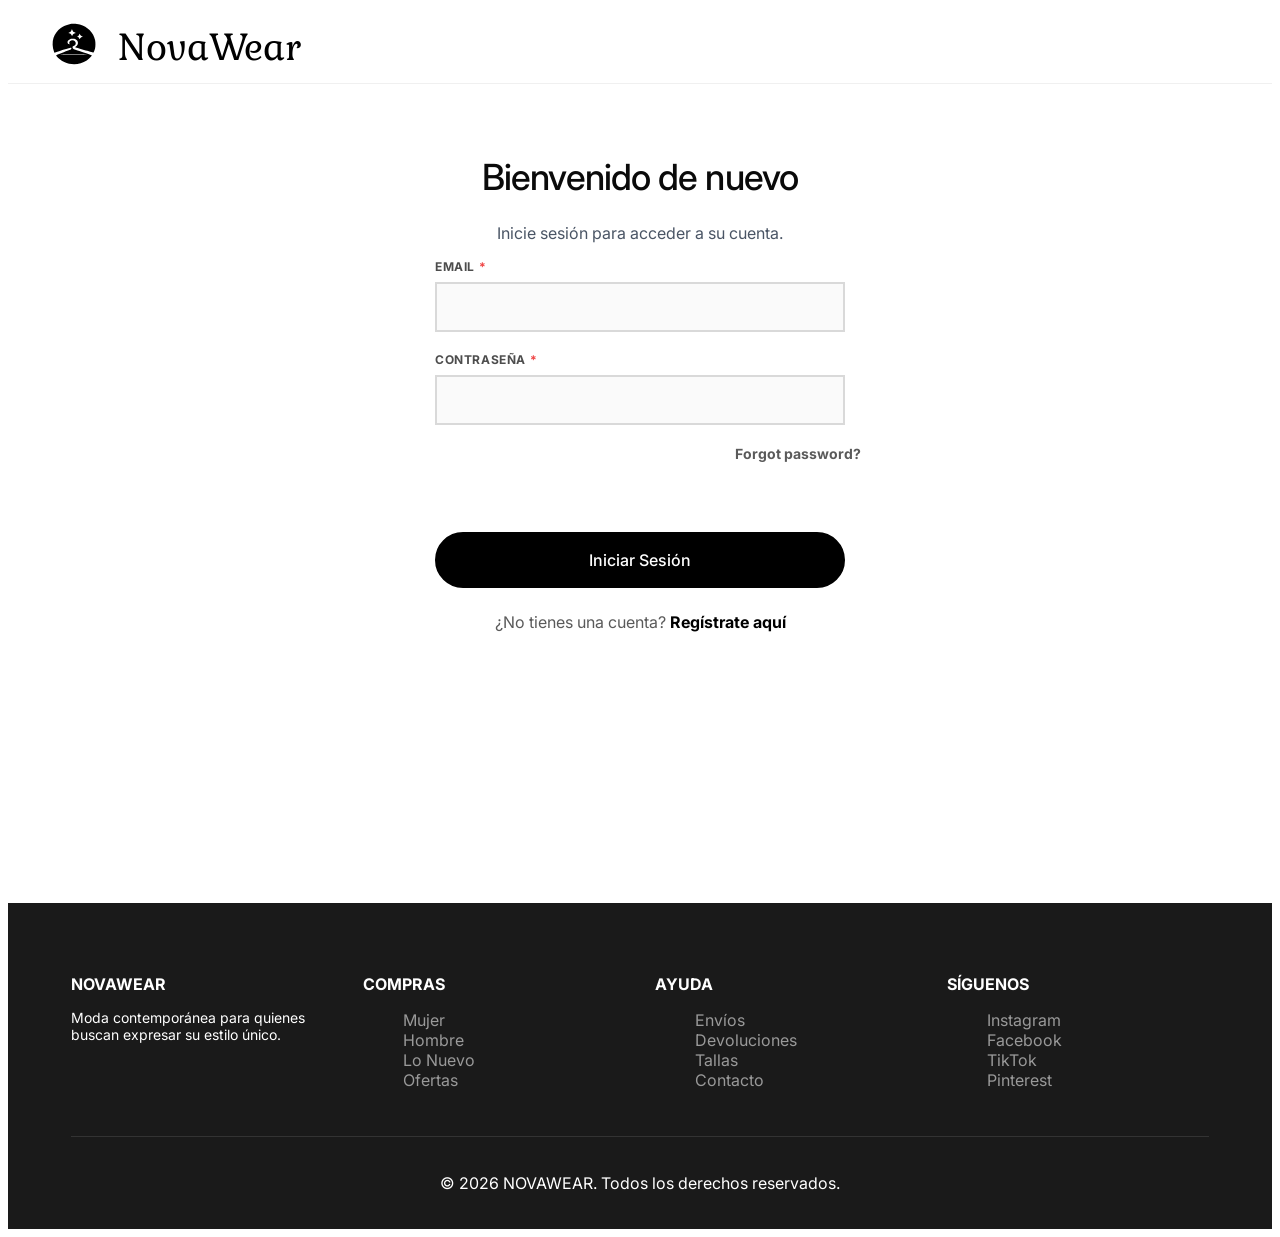
<file: pages/login.html>
<!DOCTYPE html>
<html lang="es">
<head>
    <meta charset="UTF-8">
    <meta name="viewport" content="width=device-width, initial-scale=1.0">
    <title>Pago - NovaWear</title>

    <link rel="preconnect" href="https://fonts.googleapis.com">
    <link rel="preconnect" href="https://fonts.gstatic.com" crossorigin>
    <link href="https://fonts.googleapis.com/css2?family=Inter:wght@100..900&family=Kurale&display=swap" rel="stylesheet">
    
    <link rel="stylesheet" href="../css/styles-login.css?v=1.2">
</head>
<body>
    
<header class="main-header">
    <div class="header-container">
        <a href="../index.html" class="Logo">
            <img src="../assets/iconos/logo.svg" alt="Logo Novawear">
            <span class="nombre-logo">NovaWear</span>
        </a>
    </div>
</header>



<div class="contenedor-login">
    <h1>Bienvenido de nuevo</h1>
    <p class="subtitulo">Inicie sesión para acceder a su cuenta.</p>

    <form>
        <div class="filas grupo-filas">
            <label for="correo">Email</label>
            <input type="email" id="correo" class="input-field">
        </div>

        <div class="filas grupo-filas">
            <label for="contrasena">Contraseña</label>
            <input type="password" id="contrasena" class="input-field">
        </div>

        <a href="#" class="olvido-pass">Forgot password?</a>
        
        <button type="submit" class="boton-iniciar">Iniciar Sesión</button>

        <p class="registro">¿No tienes una cuenta? <a href="create.html">Regístrate aquí</a></p>
    </form>
</div>

<!-- ===== FOOTER ===== -->
<footer>
    <div class="footer-grid">

        <div class="footer-col">
            <h4>NOVAWEAR</h4>
            <p>Moda contemporánea para quienes buscan expresar su estilo único.</p>
        </div>

        <div class="footer-col">
            <h4>COMPRAS</h4>
            <ul>
                <li><a href="#">Mujer</a></li>
                <li><a href="#">Hombre</a></li>
                <li><a href="#">Lo Nuevo</a></li>
                <li><a href="#">Ofertas</a></li>
            </ul>
        </div>

        <div class="footer-col">
            <h4>AYUDA</h4>
            <ul>
                <li><a href="#">Envíos</a></li>
                <li><a href="#">Devoluciones</a></li>
                <li><a href="#">Tallas</a></li>
                <li><a href="#">Contacto</a></li>
            </ul>
        </div>

        <div class="footer-col">
            <h4>SÍGUENOS</h4>
            <ul>
                <li><a href="#">Instagram</a></li>
                <li><a href="#">Facebook</a></li>
                <li><a href="#">TikTok</a></li>
                <li><a href="#">Pinterest</a></li>
            </ul>
        </div>

    </div>

    <div class="copyright">
        <p>&copy; 2026 NOVAWEAR. Todos los derechos reservados.</p>
    </div>
</footer>
</file>
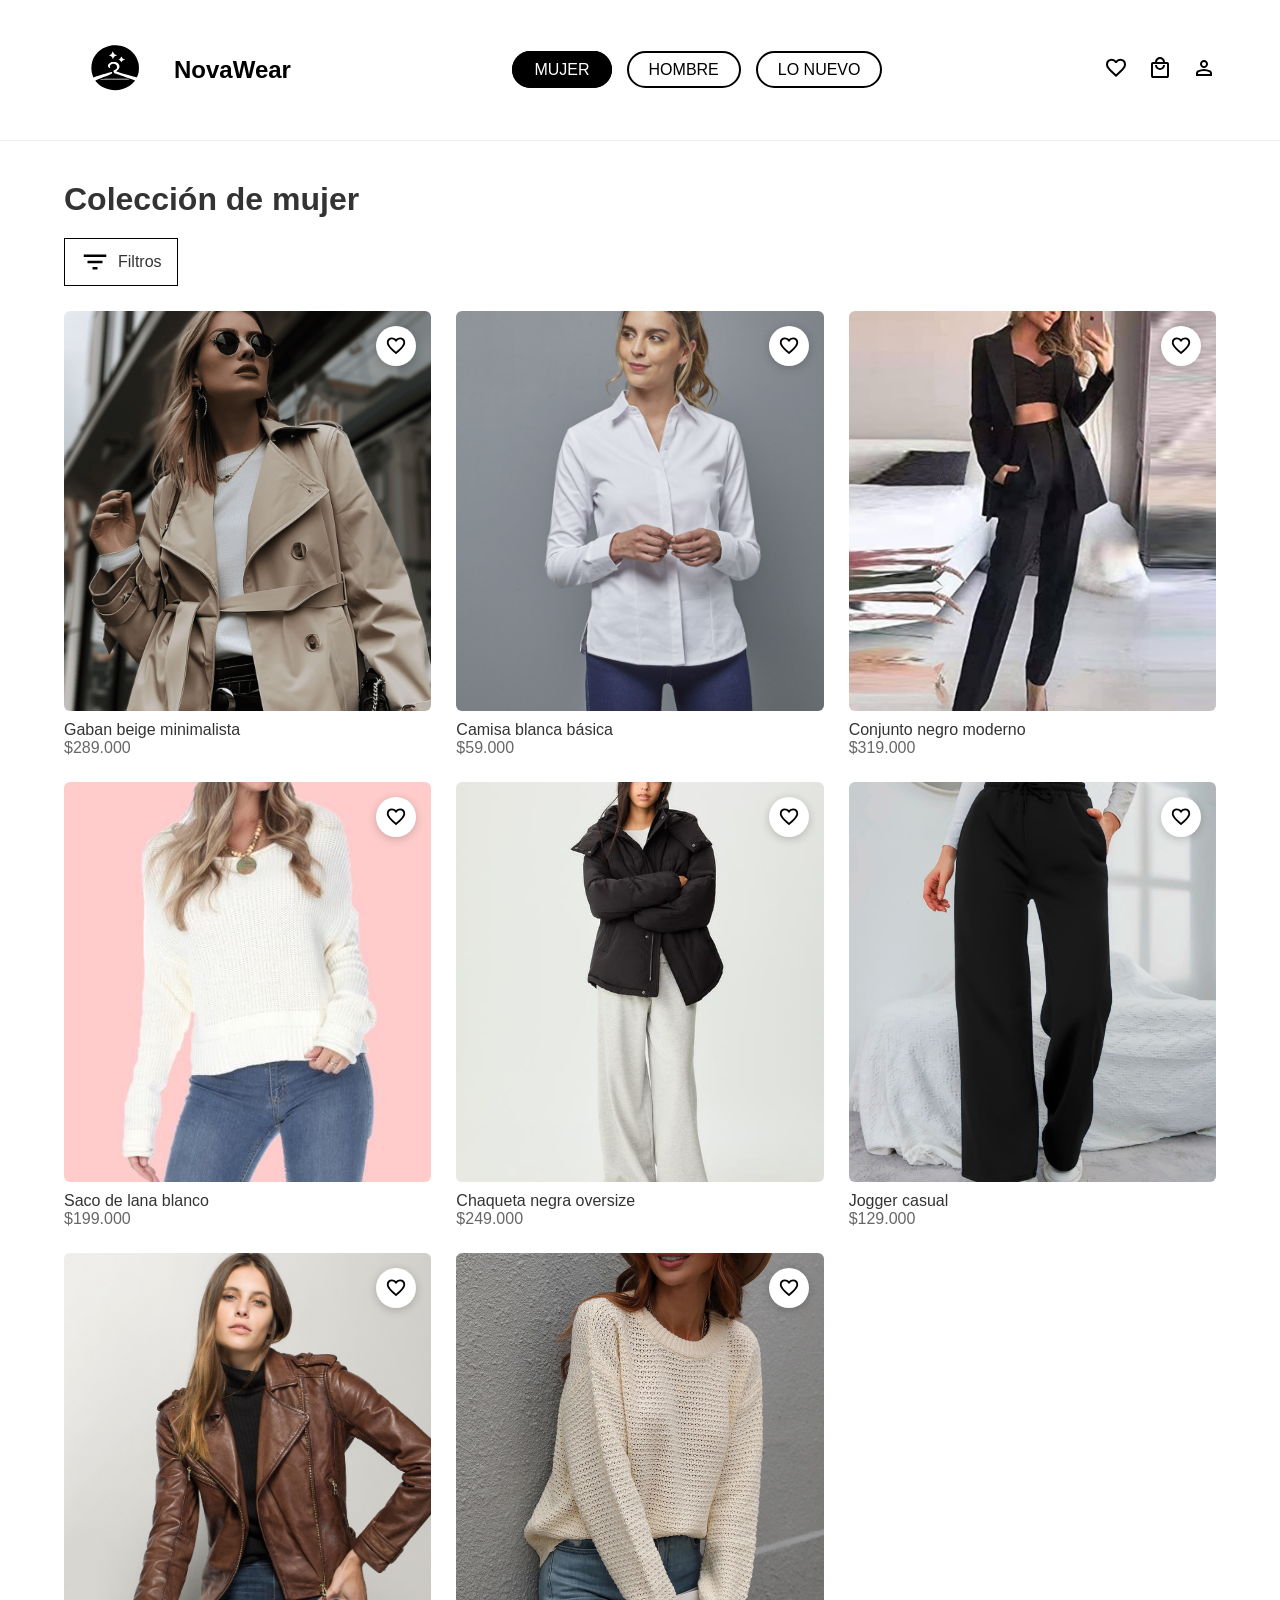
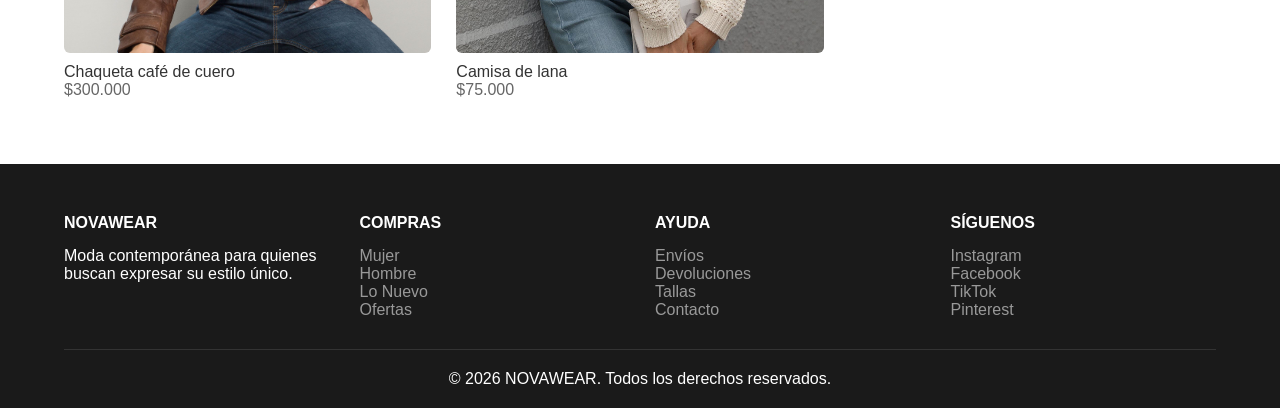
<file: pages/mujer.html>
<!DOCTYPE html>
<html lang="es">
<head>
    <meta charset="UTF-8">
    <meta name="viewport" content="width=device-width, initial-scale=1.0">
    <title>NovaWear - Tienda de Moda</title>
    <link rel="stylesheet" href="../css/mujer_styles.css">
</head>

<body>

<!-- ===== HEADER ===== -->
<header>
    <nav aria-label="Navegación principal">
        <div class="logo">
            <img src="../assets/iconos/logo.svg" alt="Logo NovaWear" class="logo-img">
            <a href="../index.html" aria-label="Ir al inicio">NovaWear</a>
        </div>

        <ul class="menu-central">
            <li><a href="mujer.html" class="active" aria-current="page">MUJER</a></li>
            <li><a href="hombre.html" aria-current="page">HOMBRE</a></li>
            <li><a href="../index.html#colecciones-titulo" aria-current="page">LO NUEVO</a></li>
        </ul>

        <ul class="iconos-derecha">
            <li><a href="../pages/favoritos.html" aria-label="Ver favoritos"><img src="../assets/iconos/favoritos.svg" alt="Favoritos" class="icono-nav"></a></li>
            <li><a href="../pages/carrito.html" aria-label="Ver carrito"><img src="../assets/iconos/bolsa.svg" alt="Carrito" class="icono-nav"></a></li>
            <li><a href="../pages/login.html" aria-label="Iniciar sesión"><img src="../assets/iconos/cuenta.svg" alt="Usuario" class="icono-nav"></a></li>
        </ul>
    </nav>
</header>

<!-- ===== MAIN ===== -->
<main class="coleccion-mujer">

    <h1>Colección de mujer</h1>

    <!-- Botón -->
   <input type="checkbox" id="toggle-filtros" hidden>

   <label for="toggle-filtros" class="filtros" role="button" tabindex="0" aria-controls="panel-filtros">
    <img src="../assets/iconos/filtro.svg" alt="Filtros">
    <span>Filtros</span>
   </label>

    <!-- dropdown-filtros -->
  <div class="dropdown-filtros" id="panel-filtros">

    <h3>Categoría</h3>
    <label><input type="checkbox"> Chaquetas</label>
    <label><input type="checkbox"> Vestidos</label>
    <label><input type="checkbox"> Pantalones</label>
    <label><input type="checkbox"> Tops</label>

    <hr>

    <h3>Talla</h3>
    <label><input type="checkbox"> S</label>
    <label><input type="checkbox"> M</label>
    <label><input type="checkbox"> L</label>
    <label><input type="checkbox"> XL</label>
    <label><input type="checkbox"> XS</label>

    <hr>

    <h3>Precio</h3>
    <label><input type="checkbox"> Menos de $50000</label>
    <label><input type="checkbox"> $50000 - $100000</label>
    <label><input type="checkbox"> $100000 - $150000</label>
    <label><input type="checkbox"> $150000 - $200000</label>
    <label><input type="checkbox"> Más de $200000</label>

    <label for="toggle-filtros" class="btn-aplicar">
    Aplicar filtros
    </label>

  </div>

    <!-- GRID DE PRODUCTOS -->
    <div class="grid-cards">

        <div class="card" tabindex="0">
           <div class="img-container">
            <a href="../pages/producto.html">
             <img src="../img/gaban_beige.png" alt="Gaban beige minimalista">
             </a>

              <button class="heart-btn" onclick="toggleLike(this)" aria-pressed="false" aria-label="Agregar a favoritos">
                     <img src="../assets/iconos/favoritos.svg" alt="Like" class="heart-icon">
              </button>
              </div>

            <p class="name">Gaban beige minimalista</p>
            <p class="price">$289.000</p>
        </div>

         <div class="card" tabindex="0">
           <div class="img-container">
            <a href="../pages/producto.html">
             <img src="../img/camisa_blanca.jpg" alt="Camisa blanca basica">
             </a>

             <button class="heart-btn" onclick="toggleLike(this)" aria-pressed="false" aria-label="Agregar a favoritos">
                     <img src="../assets/iconos/favoritos.svg" alt="Like" class="heart-icon">
              </button>
              </div>
           
            <p class="name">Camisa blanca básica</p>
            <p class="price">$59.000</p>
        </div>

        <div class="card" tabindex="0">
           <div class="img-container">
            <a href="../pages/producto.html">
             <img src="../img/conjunto_negro.jpg" alt="Conjunto negro moderno">
             </a>

             <button class="heart-btn" onclick="toggleLike(this)" aria-pressed="false" aria-label="Agregar a favoritos">
                     <img src="../assets/iconos/favoritos.svg" alt="Like" class="heart-icon">
              </button>
              </div>
           
            <p class="name">Conjunto negro moderno</p>
            <p class="price">$319.000</p>
        </div>

        <div class="card" tabindex="0">
           <div class="img-container">
             <a href="../pages/producto.html">
             <img src="../img/saco_blanco.jpg" alt="Saco de lana blanco">
             </a>

             <button class="heart-btn" onclick="toggleLike(this)" aria-pressed="false" aria-label="Agregar a favoritos">
                     <img src="../assets/iconos/favoritos.svg" alt="Like" class="heart-icon">
              </button>
              </div>
           
            <p class="name">Saco de lana blanco</p>
            <p class="price">$199.000</p>
        </div>

         <div class="card" tabindex="0">
           <div class="img-container">
             <a href="../pages/producto.html">
             <img src="../img/chaqueta_negra_oversize.jpg" alt="Chaqueta negra oversize">
             </a>

             <button class="heart-btn" onclick="toggleLike(this)" aria-pressed="false" aria-label="Agregar a favoritos">
                     <img src="../assets/iconos/favoritos.svg" alt="Like" class="heart-icon">
              </button>
            </div>
           
            <p class="name">Chaqueta negra oversize</p>
            <p class="price">$249.000</p>
        </div>

         <div class="card" tabindex="0">
           <div class="img-container">
             <a href="../pages/producto.html">
             <img src="../img/jogger_casual.png" alt="Jogger casual">
             </a>

             <button class="heart-btn" onclick="toggleLike(this)" aria-pressed="false" aria-label="Agregar a favoritos">
                     <img src="../assets/iconos/favoritos.svg" alt="Like" class="heart-icon">
              </button>
              </div>
           
            <p class="name">Jogger casual</p>
            <p class="price">$129.000</p>
        </div>

         <div class="card" tabindex="0">
           <div class="img-container">
            <a href="../pages/producto.html">
             <img src="../img/chaqueta_cafe.jpg" alt="Chaqueta café de cuero">
             </a>

             <button class="heart-btn" onclick="toggleLike(this)" aria-pressed="false" aria-label="Agregar a favoritos">
                     <img src="../assets/iconos/favoritos.svg" alt="Like" class="heart-icon">
              </button>
              </div>
        
           
            <p class="name">Chaqueta café de cuero</p>
            <p class="price">$300.000</p>
        </div>

         <div class="card" tabindex="0">
           <div class="img-container">
            <a href="../pages/producto.html">
             <img src="../img/camisa_lana.jpeg" alt="Camisa de lana">
             </a>

             <button class="heart-btn" onclick="toggleLike(this)" aria-pressed="false" aria-label="Agregar a favoritos">
                     <img src="../assets/iconos/favoritos.svg" alt="Like" class="heart-icon">
              </button>
              </div>

            <p class="name">Camisa de lana</p>
            <p class="price">$75.000</p>
        </div>

    </div>

    
</main>

<!-- ===== FOOTER ===== -->
<footer>
    <div class="footer-grid">

        <div class="footer-col">
            <h4>NOVAWEAR</h4>
            <p>Moda contemporánea para quienes buscan expresar su estilo único.</p>
        </div>

        <div class="footer-col">
            <h4>COMPRAS</h4>
            <ul>
                <li><a href="#">Mujer</a></li>
                <li><a href="#">Hombre</a></li>
                <li><a href="#">Lo Nuevo</a></li>
                <li><a href="#">Ofertas</a></li>
            </ul>
        </div>

        <div class="footer-col">
            <h4>AYUDA</h4>
            <ul>
                <li><a href="#">Envíos</a></li>
                <li><a href="#">Devoluciones</a></li>
                <li><a href="#">Tallas</a></li>
                <li><a href="#">Contacto</a></li>
            </ul>
        </div>

        <div class="footer-col">
            <h4>SÍGUENOS</h4>
            <ul>
                <li><a href="#">Instagram</a></li>
                <li><a href="#">Facebook</a></li>
                <li><a href="#">TikTok</a></li>
                <li><a href="#">Pinterest</a></li>
            </ul>
        </div>

    </div>

    <div class="copyright">
        <p>&copy; 2026 NOVAWEAR. Todos los derechos reservados.</p>
    </div>
</footer>
</body>

<script>
function toggleLike(btn) {
    btn.classList.toggle("liked");

    let estado = btn.classList.contains("liked");
    btn.setAttribute("aria-pressed", estado);
}
</script>

</html>
</file>
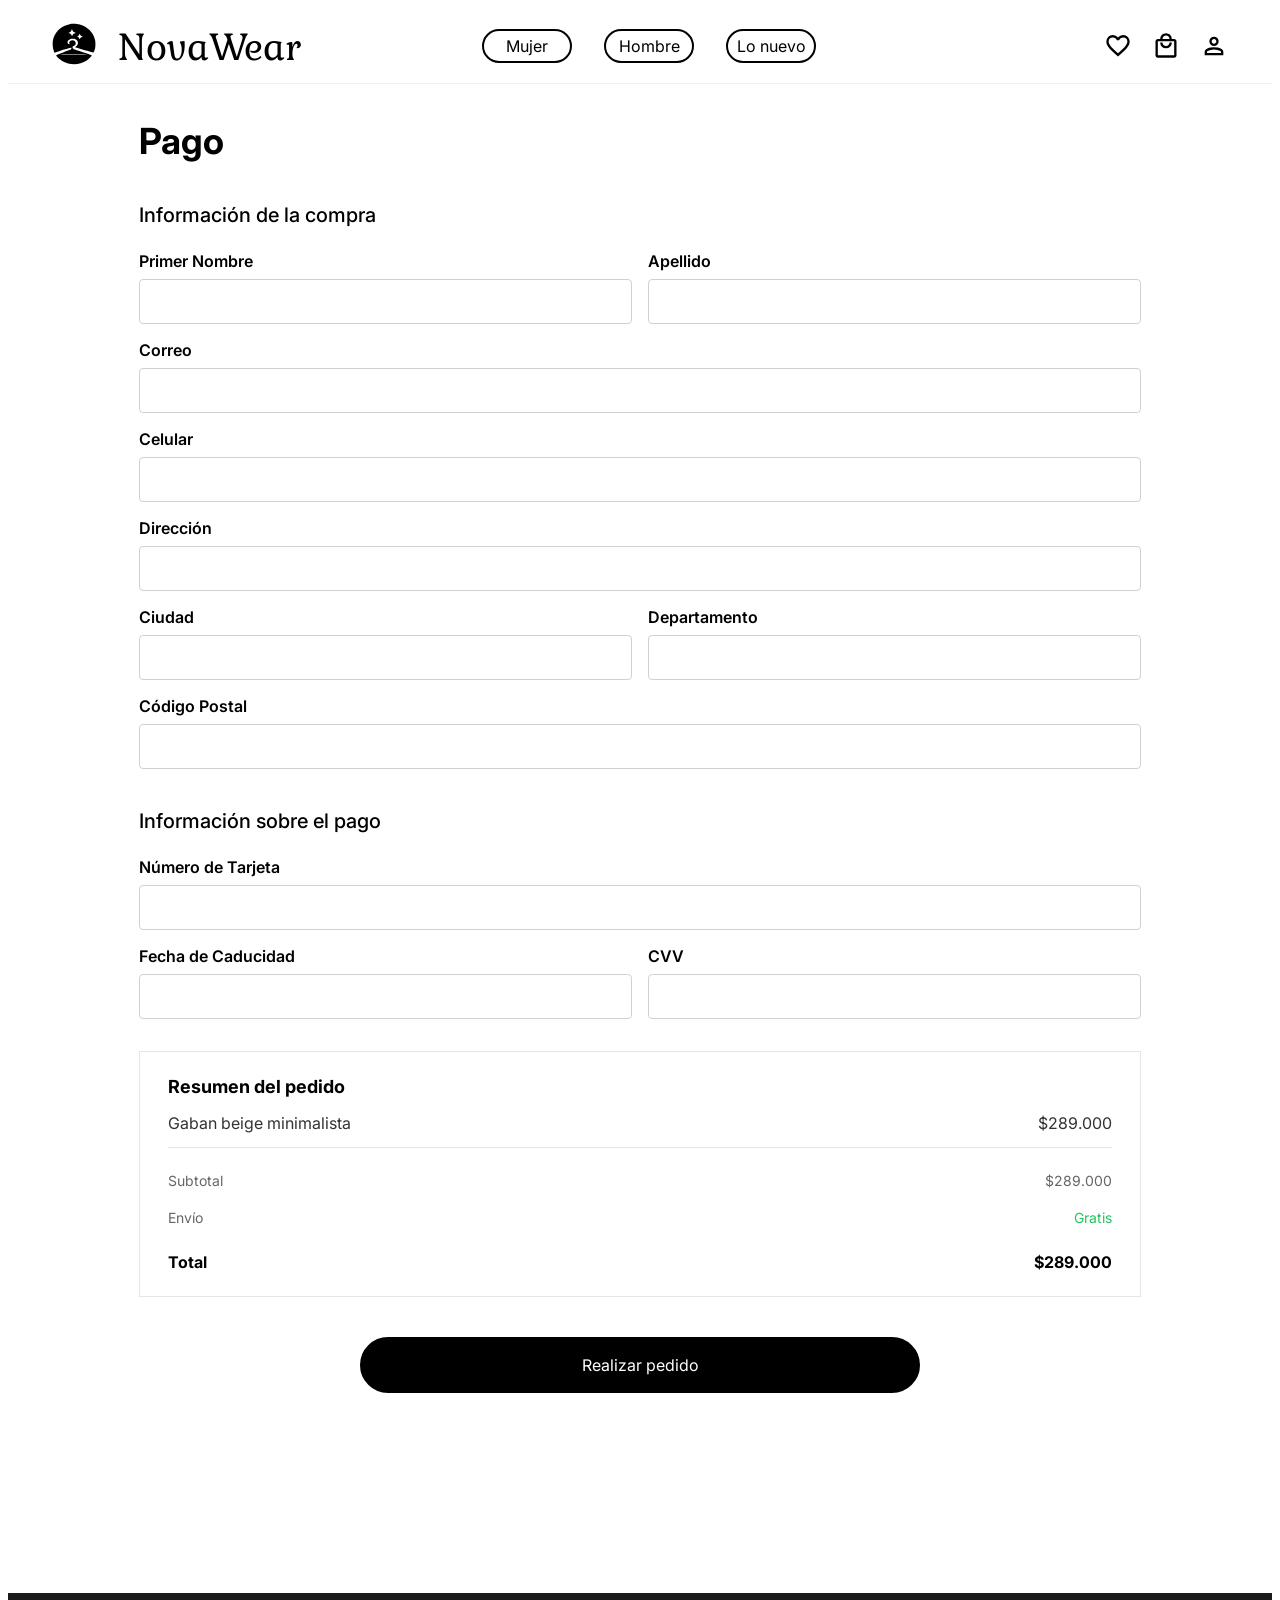
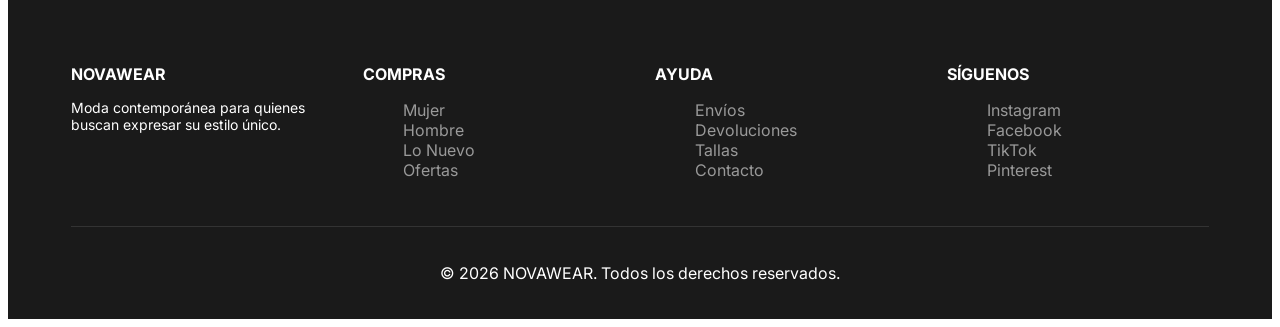
<file: pages/pago.html>
<!DOCTYPE html>
<html lang="es">
<head>
    <meta charset="UTF-8">
    <meta name="viewport" content="width=device-width, initial-scale=1.0">
    <title>Pago - NovaWear</title>

    <link rel="preconnect" href="https://fonts.googleapis.com">
    <link rel="preconnect" href="https://fonts.gstatic.com" crossorigin>
    <link href="https://fonts.googleapis.com/css2?family=Inter:wght@100..900&family=Kurale&display=swap" rel="stylesheet">
    
    <link rel="stylesheet" href="../css/styles-pago.css?v=1.2">
</head>
<body>

<header class="main-header">
    <div class="header-container">
        <a href="../index.html" class="Logo">
            <div class="Logo">
                <img src="../assets/iconos/logo.svg" alt="Logo Novawear">
                <span class="nombre-logo">NovaWear</span>
            </div>
        </a>

        <nav class="nav-categorias">
            <a href="mujer.html" class="boton-nav">Mujer</a>
            <a href="hombre.html" class="boton-nav">Hombre</a>
            <a href="../index.html#colecciones-titulo" class="boton-nav">Lo nuevo</a>
        </nav>

        <nav class="nav-iconos">
            <a href="favoritos.html" class="boton-icon icono-favoritos"><img src="../assets/iconos/favoritos.svg" alt="Favoritos"></a>
            <a href="carrito.html" class="boton-icon icono-bolsa"><img src="../assets/iconos/bolsa.svg" alt="Bolsa"></a>
            <a href="login.html" class="boton-icon icono-usuario"><img src="../assets/iconos/cuenta.svg" alt="Usuario"></a>
        </nav>
    </div>
</header>

<main class="main-content">
    <h1>Pago</h1>
    <p class="subtitulo">Información de la compra</p>

    <div class="filas">
        <div class="grupo-filas">
            <label for="nombres">Primer Nombre</label>
            <input id="nombres" type="text" class="input-field">
        </div>
        <div class="grupo-filas">
            <label for="apellidos">Apellido</label>
            <input id="apellidos" type="text" class="input-field">
        </div>
    </div>

    <div class="filas">
        <div class="grupo-filas">
            <label for="correo">Correo</label>
            <input id="correo" type="email" class="input-field">
        </div>
    </div>

    <div class="filas">
        <div class="grupo-filas">
            <label for="celular">Celular</label>
            <input id="celular" type="tel" class="input-field">
        </div>
    </div>

    <div class="filas">
        <div class="grupo-filas">
            <label for="direccion">Dirección</label>
            <input id="direccion" type="text" class="input-field">
        </div>
    </div>

    <div class="filas">
        <div class="grupo-filas">
            <label for="ciudad">Ciudad</label>
            <input id="ciudad" type="text" class="input-field">
        </div>
        <div class="grupo-filas">
            <label for="departamento">Departamento</label>
            <input id="departamento" type="text" class="input-field">
        </div>
    </div>

    <div class="filas">
        <div class="grupo-filas">
            <label for="codigo-postal">Código Postal</label>
            <input id="codigo-postal" type="text" class="input-field">
        </div>
    </div>

        <p class="subtitulo">Información sobre el pago</p>

    <div class="filas">
        <div class="grupo-filas">
            <label for="num-tarjeta">Número de Tarjeta</label>
            <input id="num-tarjeta" type="text" class="input-field">
        </div>
    </div>

    <div class="filas">
        <div class="grupo-filas">
            <label for="Caducidad">Fecha de Caducidad</label>
            <input id="Caducidad" type="text" class="input-field">
        </div>
        <div class="grupo-filas">
            <label for="CVV">CVV</label>
            <input id="CVV" type="text" class="input-field">
        </div>
    </div>

    <section class="resumen-pedido">
        <h3>Resumen del pedido</h3>
        <div class="resumen-item">
            <div>Gaban beige minimalista</div>
            <div>$289.000</div>
        </div>
        <div class="resumen-detalle">
            <span>Subtotal</span>
            <span>$289.000</span>
        </div>
        <div class="resumen-detalle">
            <span>Envío</span>
            <span class="resumen-free">Gratis</span>
        </div>
        <div class="resumen-total">
            <strong>Total</strong>
            <strong>$289.000</strong>
        </div>
    </section>

    <div class="btn-container">
        <button class="btn-pedido" onclick="window.location.href='confirmacion.html';">Realizar pedido</button>
    </div>

</main>


<!-- ===== FOOTER ===== -->
<footer>
    <div class="footer-grid">

        <div class="footer-col">
            <h4>NOVAWEAR</h4>
            <p>Moda contemporánea para quienes buscan expresar su estilo único.</p>
        </div>

        <div class="footer-col">
            <h4>COMPRAS</h4>
            <ul>
                <li><a href="#">Mujer</a></li>
                <li><a href="#">Hombre</a></li>
                <li><a href="#">Lo Nuevo</a></li>
                <li><a href="#">Ofertas</a></li>
            </ul>
        </div>

        <div class="footer-col">
            <h4>AYUDA</h4>
            <ul>
                <li><a href="#">Envíos</a></li>
                <li><a href="#">Devoluciones</a></li>
                <li><a href="#">Tallas</a></li>
                <li><a href="#">Contacto</a></li>
            </ul>
        </div>

        <div class="footer-col">
            <h4>SÍGUENOS</h4>
            <ul>
                <li><a href="#">Instagram</a></li>
                <li><a href="#">Facebook</a></li>
                <li><a href="#">TikTok</a></li>
                <li><a href="#">Pinterest</a></li>
            </ul>
        </div>

    </div>

    <div class="copyright">
        <p>&copy; 2026 NOVAWEAR. Todos los derechos reservados.</p>
    </div>
</footer>
</file>
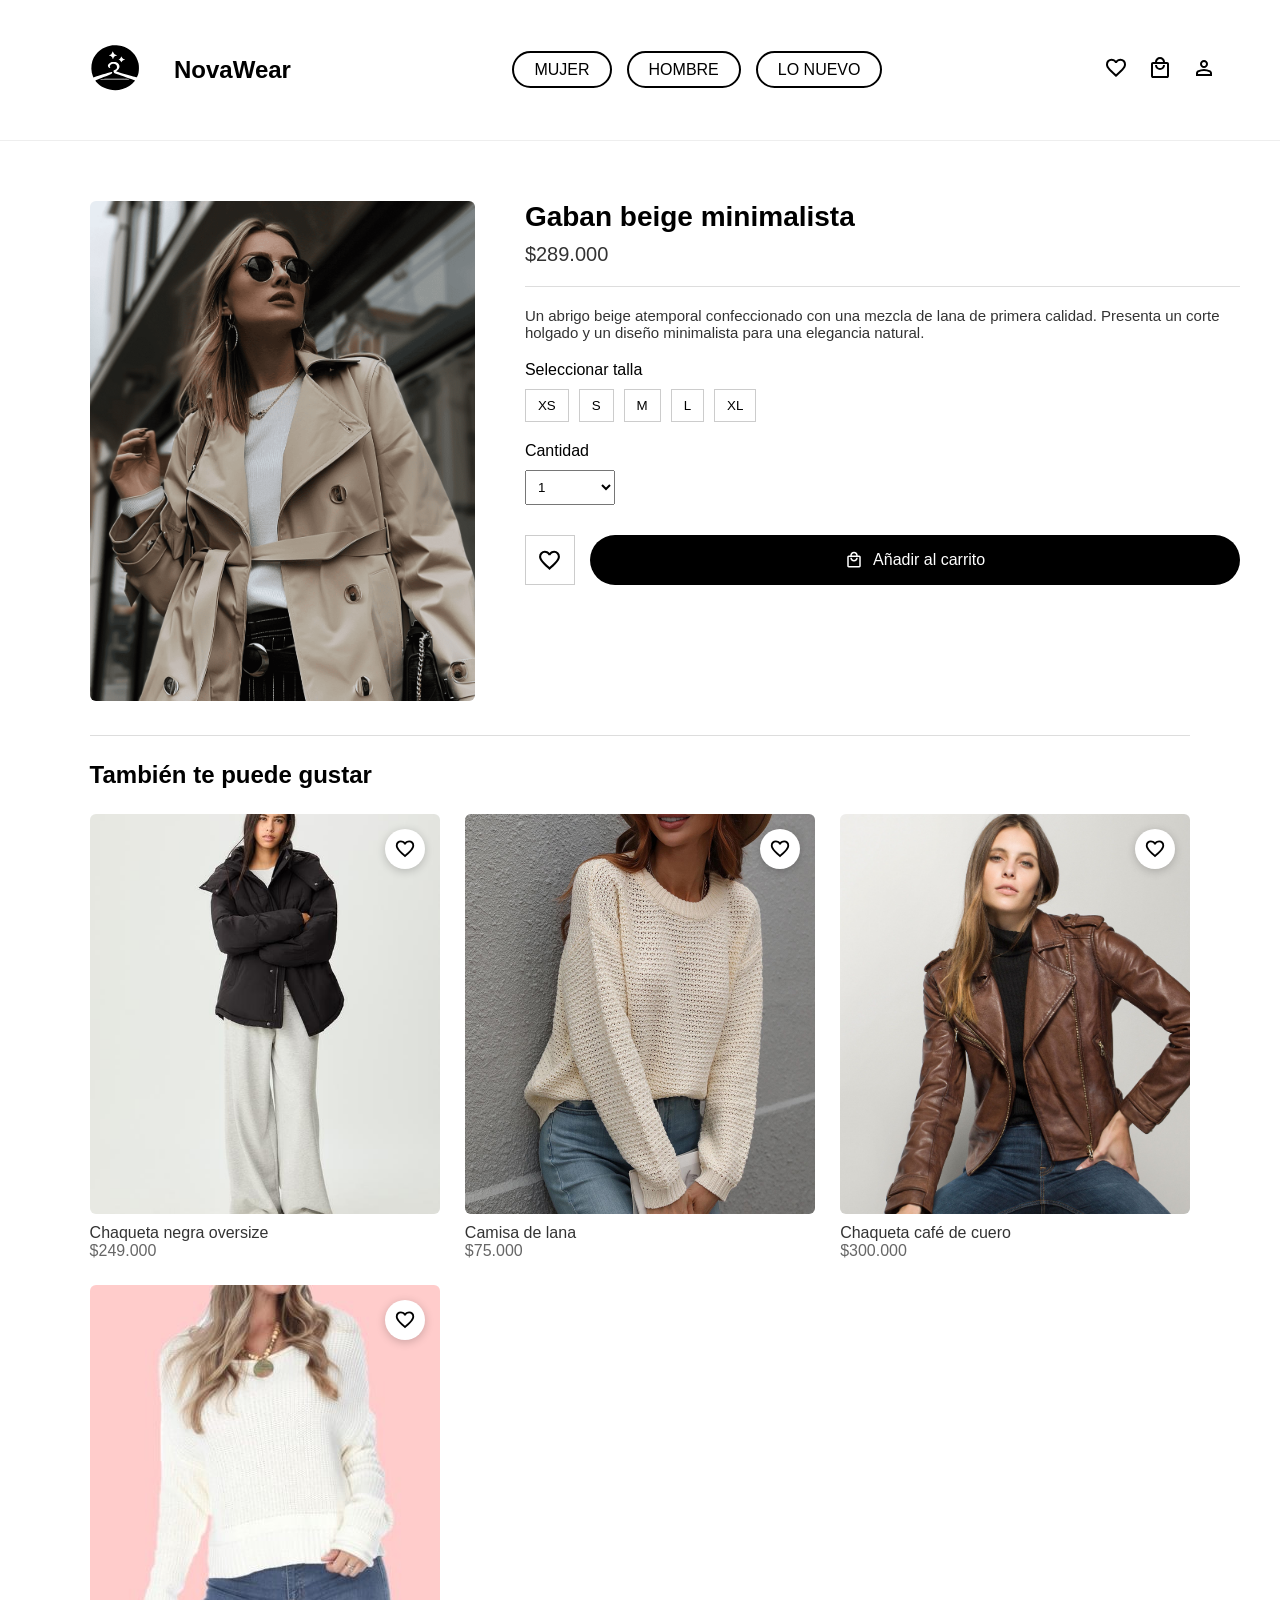
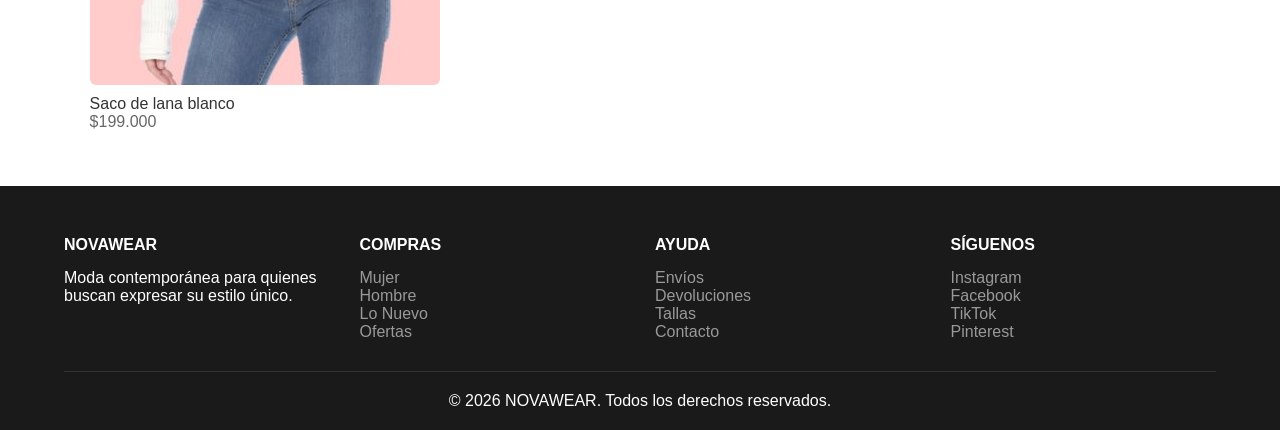
<file: pages/producto.html>
<!DOCTYPE html>
<html lang="es">
<head>
    <meta charset="UTF-8">
    <meta name="viewport" content="width=device-width, initial-scale=1.0">
    <title>NovaWear - Tienda de Moda</title>
    <link rel="stylesheet" href="../css/producto_styles.css">
</head>

<body>

<!-- ===== HEADER ===== -->
<header>
    <nav aria-label="Navegación principal">
        <div class="logo">
            <img src="../assets/iconos/logo.svg" alt="Logo NovaWear" class="logo-img">
            <a href="../index.html">NovaWear</a>
        </div>

        <ul class="menu-central">
            <li><a href="mujer.html" aria-current="page">MUJER</a></li>
            <li><a href="hombre.html" aria-current="page">HOMBRE</a></li>
            <li><a href="../index.html#colecciones-titulo" aria-current="page">LO NUEVO</a></li>
        </ul>

        <ul class="iconos-derecha">
            <li><a href="favoritos.html" aria-label="Ver favoritos"><img src="../assets/iconos/favoritos.svg" alt="Favoritos" class="icono-nav"></a></li>
            <li><a href="carrito.html" aria-label="Ver carrito"><img src="../assets/iconos/bolsa.svg" alt="Carrito" class="icono-nav"></a></li>
            <li><a href="login.html" aria-label="Iniciar sesión"><img src="../assets/iconos/cuenta.svg" alt="Usuario" class="icono-nav"></a></li>
        </ul>
    </nav>
</header>

<!-- ===== MAIN ===== -->
<main class="producto">
      <div class="producto-container">
        <div class="producto-img">
            <img src="../img/gaban_beige.png" alt="Gaban beige">
        </div>

        <!-- Info -->
        <div class="producto-info">
            <h1>Gaban beige minimalista</h1>
            <p class="precio">$289.000</p>

            <hr>

            <p class="descripcion">
                Un abrigo beige atemporal confeccionado con una mezcla de lana de primera calidad. 
        Presenta un corte holgado y un diseño minimalista para una elegancia natural.
            </p>

         <div class="tallas">
                <p>Seleccionar talla</p>
                <div class="tallas-opciones" role="group" aria-label="Seleccionar talla">
                    <button aria-pressed="false">XS</button>
                    <button aria-pressed="false">S</button>
                    <button aria-pressed="false">M</button>
                    <button aria-pressed="false">L</button>
                    <button aria-pressed="false">XL</button>
                </div>
            </div>

        <div class="cantidad">
                <p>Cantidad</p>
                <select>
                    <option>1</option>
                    <option>2</option>
                    <option>3</option>
                </select>
            </div>
             <!-- Botones -->
            <div class="acciones">
            <a href="../pages/favoritos.html" class="fav-btn" aria-label="Agregar a favoritos">
            <img src="../assets/iconos/favoritos.svg" alt="">
             </a>

             <a href="../pages/carrito.html" class="add-cart">
             <img src="../assets/iconos/bolsa.svg" alt="">
            Añadir al carrito
             </a>
            </div>
        </div>

    </div>
    <hr>
        <h2>También te puede gustar</h2>


    <!-- GRID DE PRODUCTOS -->
    <div class="grid-cards">

        <div class="card" tabindex="0">
           <div class="img-container">
             <img src="../img/chaqueta_negra_oversize.jpg" alt="Chaqueta negra oversize">
             

              <button class="heart-btn" onclick="toggleLike(this)" aria-pressed="false" aria-label="Agregar a favoritos">
                     <img src="../assets/iconos/favoritos.svg" alt="Like" class="heart-icon">
              </button>
              </div>

            <p class="name">Chaqueta negra oversize</p>
            <p class="price">$249.000</p>
        </div>

         <div class="card" tabindex="0">
           <div class="img-container">
             <img src="../img/camisa_lana.jpeg" alt="Camisa de lana">

             <button class="heart-btn" onclick="toggleLike(this)" aria-pressed="false" aria-label="Agregar a favoritos">
                     <img src="../assets/iconos/favoritos.svg" alt="Like" class="heart-icon">
              </button>
              </div>
           
            <p class="name">Camisa de lana</p>
            <p class="price">$75.000</p>
        </div>

        <div class="card" tabindex="0">
           <div class="img-container">
             <img src="../img/chaqueta_cafe.jpg" alt="Chaqueta café de cuero">

             <button class="heart-btn" onclick="toggleLike(this)" aria-pressed="false" aria-label="Agregar a favoritos">       
             <img src="../assets/iconos/favoritos.svg" alt="Like" class="heart-icon">
              </button>
              </div>
           
            <p class="name">Chaqueta café de cuero</p>
            <p class="price">$300.000</p>
        </div>

        <div class="card" tabindex="0">
           <div class="img-container">
             <img src="../img/saco_blanco.jpg" alt="Saco de lana blanco">

             <button class="heart-btn" onclick="toggleLike(this)" aria-pressed="false" aria-label="Agregar a favoritos">
                     <img src="../assets/iconos/favoritos.svg" alt="Like" class="heart-icon">
              </button>
              </div>
           
            <p class="name">Saco de lana blanco</p>
            <p class="price">$199.000</p>
        </div>

    </div>

    
</main>

<!-- ===== FOOTER ===== -->
<footer>
    <div class="footer-grid">

        <div class="footer-col">
            <h4>NOVAWEAR</h4>
            <p>Moda contemporánea para quienes buscan expresar su estilo único.</p>
        </div>

        <div class="footer-col">
            <h4>COMPRAS</h4>
            <ul>
                <li><a href="#">Mujer</a></li>
                <li><a href="#">Hombre</a></li>
                <li><a href="#">Lo Nuevo</a></li>
                <li><a href="#">Ofertas</a></li>
            </ul>
        </div>

        <div class="footer-col">
            <h4>AYUDA</h4>
            <ul>
                <li><a href="#">Envíos</a></li>
                <li><a href="#">Devoluciones</a></li>
                <li><a href="#">Tallas</a></li>
                <li><a href="#">Contacto</a></li>
            </ul>
        </div>

        <div class="footer-col">
            <h4>SÍGUENOS</h4>
            <ul>
                <li><a href="#">Instagram</a></li>
                <li><a href="#">Facebook</a></li>
                <li><a href="#">TikTok</a></li>
                <li><a href="#">Pinterest</a></li>
            </ul>
        </div>

    </div>

    <div class="copyright">
        <p>&copy; 2026 NOVAWEAR. Todos los derechos reservados.</p>
    </div>
</footer>
</body>

<script>
function toggleLike(btn) {
    btn.classList.toggle("liked");

    let estado = btn.classList.contains("liked");
    btn.setAttribute("aria-pressed", estado);
}
</script>
<script>
const tallas = document.querySelectorAll(".tallas-opciones button");

tallas.forEach(btn => {
    btn.addEventListener("click", () => {
        tallas.forEach(b => {
            b.classList.remove("active");
            b.setAttribute("aria-pressed", "false");
        });

        btn.classList.add("active");
        btn.setAttribute("aria-pressed", "true");
    });
});
</script>

</html>
</file>
<file: css/home.css>
* {
    margin: 0;
    padding: 0;
    box-sizing: border-box;
    font-family: 'Segoe UI', Tahoma, Geneva, Verdana, sans-serif;
}

body {
    background-color: white;
    color: #333;
}

/* Clase para accesibilidad (oculto visualmente pero visible para lectores de pantalla) */
.visually-hidden {
    position: absolute;
    width: 1px;
    height: 1px;
    padding: 0;
    margin: -1px;
    overflow: hidden;
    clip: rect(0, 0, 0, 0);
    border: 0;
}

/* ===== HEADER ===== */
header {
    padding: 20px 5%;
    border-bottom: 1px solid #f0f0f0;
}

nav {
    display: flex;
    justify-content: space-between;
    align-items: center;
}

.logo {
    display: flex;
    align-items: center;
    gap: 10px;
}

.logo-img {
    height: 70px;
    width: auto;
}

.logo a {
    text-decoration: none;
    color: #000;
    font-size: 1.8rem;
    font-weight: bold;
    letter-spacing: 1px;
}

.logo a:focus {
    outline: 2px solid #ff4d4d;
    outline-offset: 2px;
}

.menu-central {
    display: flex;
    gap: 15px;
    list-style: none;
}

.menu-central li a {
    text-decoration: none;
    color: black;
    font-weight: 500;
    padding: 10px 25px;
    border: 2px solid black;
    border-radius: 30px;
    display: inline-block;
    transition: all 0.3s ease;
}

.menu-central li a:hover,
.menu-central li a:focus {
    background-color: black;
    color: white;
    outline: 2px solid #ff4d4d;
    outline-offset: 2px;
}

.iconos-derecha {
    display: flex;
    gap: 20px;
    list-style: none;
    align-items: center;
}

.iconos-derecha li a {
    text-decoration: none;
    color: black;
    font-size: 1.3rem;
    transition: transform 0.2s;
    position: relative;
    display: inline-block;
}

.iconos-derecha li a:hover,
.iconos-derecha li a:focus {
    transform: scale(1.1);
    outline: 2px solid #ff4d4d;
    outline-offset: 4px;
}

.icono-nav {
    width: 24px;
    height: 24px;
    display: block;
    pointer-events: none;
}

/* Badge */
.icono-con-badge {
    position: relative;
}

.badge {
    position: absolute;
    top: -8px;
    right: -12px;
    background-color: #ff4d4d;
    color: white;
    font-size: 0.7rem;
    font-weight: bold;
    min-width: 18px;
    height: 18px;
    border-radius: 50%;
    display: flex;
    align-items: center;
    justify-content: center;
    padding: 0 4px;
    pointer-events: none;
}

/* ===== HERO KENDALL ===== */
.hero-kendall {
    margin: 0;
    background: linear-gradient(rgba(0,0,0,0.3), rgba(0,0,0,0.3)), 
                url('../img/kendalljenner.webp');
    background-size: cover;
    background-position: center;
    min-height: 600px;
    display: flex;
    align-items: center;
    justify-content: center;
    text-align: center;
    color: white;
}

.hero-contenido {
    max-width: 600px;
    padding: 20px;
}

.hero-contenido h1 {
    font-size: 2.5rem;
    margin-bottom: 10px;
    text-shadow: 2px 2px 4px rgba(0,0,0,0.5);
}

.hero-contenido p {
    font-size: 1.2rem;
    margin-bottom: 30px;
    text-shadow: 1px 1px 2px rgba(0,0,0,0.5);
}

.hero-botones {
    display: flex;
    gap: 20px;
    justify-content: center;
}

.hero-btn {
    padding: 15px 30px;
    border: 2px solid white;
    border-radius: 0px;
    font-size: 1rem;
    font-weight: 600;
    cursor: pointer;
    transition: all 0.3s;
    background-color: transparent;
    color: white;
}

.btn-mujer:hover,
.btn-mujer:focus,
.btn-hombre:hover,
.btn-hombre:focus {
    background-color: white;
    color: black;
    transform: translateY(-3px);
    outline: 2px solid #ff4d4d;
    outline-offset: 2px;
}

/* ===== COLECCIONES DESTACADAS ===== */
.colecciones {
    padding: 60px 5%;
    text-align: center;
}

.colecciones h2 {
    font-size: 2.5rem;
    margin-bottom: 10px;
}

.colecciones p {
    color: #666;
    margin-bottom: 40px;
    font-size: 1.1rem;
}

.grid-cards {
    display: grid;
    grid-template-columns: repeat(3, 1fr);
    gap: 30px;
}

.product-card {
    background: white;
    overflow: hidden;
    box-shadow: 0 5px 15px rgba(0,0,0,0.1);
    transition: transform 0.3s;
    position: relative;
}

.product-card:hover {
    transform: translateY(-10px);
}

.card-img {
    height: 500px;
    background-size: cover;
    background-position: center;
    position: relative;
}

.heart-btn {
    position: absolute;
    top: 15px;
    right: 15px;
    width: 40px;
    height: 40px;
    background-color: white;
    border-radius: 50%;
    display: flex;
    align-items: center;
    justify-content: center;
    cursor: pointer;
    border: none;
    box-shadow: 0 2px 10px rgba(0,0,0,0.2);
    transition: all 0.3s;
    z-index: 2;
}

.heart-btn:hover,
.heart-btn:focus {
    transform: scale(1.1);
    outline: 2px solid #ff4d4d;
    outline-offset: 2px;
}

.heart-icon {
    width: 22px;
    height: 22px;
    display: block;
}

.card-info {
    padding: 15px;
    text-align: left;
}

.card-info h3 {
    margin-bottom: 8px;
    font-size: 1.1rem;
}

.card-info .precio {
    font-weight: bold;
    color: #333;
    font-size: 1.2rem;
}

.btn-agregar-carrito {
    margin-top: 12px;
    width: 100%;
    padding: 10px;
    background-color: black;
    color: white;
    border: none;
    cursor: pointer;
    font-weight: 600;
    transition: all 0.3s;
}

.btn-agregar-carrito:hover,
.btn-agregar-carrito:focus {
    background-color: #333;
    transform: translateY(-2px);
    outline: 2px solid #ff4d4d;
    outline-offset: 2px;
}

/* ===== SECCIÓN CELEBRIDADES ===== */
.celebridades {
    padding: 40px 5%;
    display: grid;
    grid-template-columns: 1fr 1fr;
    gap: 30px;
}

.celebridad-card {
    min-height: 700px;
    display: flex;
    align-items: center;
    justify-content: center;
    text-align: center;
    color: white;
    background-size: cover;
    background-position: center;
    position: relative;
}

.celebridad-card::before {
    content: '';
    position: absolute;
    top: 0;
    left: 0;
    right: 0;
    bottom: 0;
    background: rgba(0,0,0,0.3);
}

.celebridad-contenido {
    position: relative;
    z-index: 2;
    padding: 30px;
}

.celebridad-contenido h3 {
    font-size: 2.5rem;
    margin-bottom: 10px;
}

.btn-explorar {
    background-color: transparent;
    color: white;
    border: 2px solid white;
    padding: 12px 30px;
    font-weight: 600;
    cursor: pointer;
    text-decoration: none;
    transition: all 0.3s;
}

.btn-explorar:hover,
.btn-explorar:focus {
    background-color: white;
    color: black;
    transform: translateY(-3px);
    outline: 2px solid #ff4d4d;
    outline-offset: 2px;
}

/* ===== SUSCRIPCIÓN ===== */
.suscripcion {
    padding: 60px 5%;
    text-align: center;
    background-color: #f9f9f9;
}

.suscripcion h2 {
    font-size: 2.2rem;
    margin-bottom: 10px;
}

.suscripcion p {
    color: #666;
    margin-bottom: 30px;
}

.suscripcion-form {
    display: flex;
    justify-content: center;
    gap: 10px;
    max-width: 500px;
    margin: 0 auto;
}

.suscripcion-form input {
    flex: 1;
    padding: 15px 20px;
    border: 2px solid #ddd;
    border-radius: 30px;
    font-size: 1rem;
    outline: none;
    transition: border-color 0.3s;
}

.suscripcion-form input:focus {
    border-color: black;
    outline: 2px solid #ff4d4d;
    outline-offset: 2px;
}

.suscripcion-form button {
    padding: 15px 30px;
    background-color: black;
    color: white;
    border: none;
    border-radius: 30px;
    font-weight: 600;
    cursor: pointer;
    transition: all 0.3s;
}

.suscripcion-form button:hover,
.suscripcion-form button:focus {
    background-color: #333;
    transform: translateY(-3px);
    outline: 2px solid #ff4d4d;
    outline-offset: 2px;
}

/* ===== FOOTER ===== */
footer {
    background-color: #1a1a1a;
    color: white;
    padding: 50px 5% 20px;
}

.footer-grid {
    display: grid;
    grid-template-columns: repeat(4, 1fr);
    gap: 30px;
    margin-bottom: 40px;
}

.footer-col h4 {
    margin-bottom: 20px;
    font-size: 1.2rem;
}

.footer-col ul {
    list-style: none;
}

.footer-col li {
    margin-bottom: 10px;
}

.footer-col a {
    color: #999;
    text-decoration: none;
    transition: color 0.3s;
}

.footer-col a:hover,
.footer-col a:focus {
    color: white;
    outline: 2px solid #ff4d4d;
    outline-offset: 2px;
}

.copyright {
    text-align: center;
    padding-top: 30px;
    border-top: 1px solid #333;
    color: #666;
}

/* ===== RESPONSIVE ===== */
@media (max-width: 1024px) {
    .grid-cards {
        grid-template-columns: repeat(2, 1fr);
    }
    
    .footer-grid {
        grid-template-columns: repeat(2, 1fr);
    }
}

@media (max-width: 768px) {
    nav {
        flex-direction: column;
        gap: 20px;
    }
    
    .menu-central {
        flex-wrap: wrap;
        justify-content: center;
    }
    
    .grid-cards {
        grid-template-columns: 1fr;
    }
    
    .celebridades {
        grid-template-columns: 1fr;
    }
    
    .suscripcion-form {
        flex-direction: column;
    }
    
    .footer-grid {
        grid-template-columns: 1fr;
    }
    
    .hero-botones {
        flex-direction: column;
        align-items: center;
    }
    
    .hero-btn {
        width: 200px;
    }
}
</file>
<file: css/carrito.css>
* {
    margin: 0;
    padding: 0;
    box-sizing: border-box;
    font-family: 'Segoe UI', Tahoma, Geneva, Verdana, sans-serif;
}

body {
    background-color: white;
    color: #333;
    min-height: 100vh;
    display: flex;
    flex-direction: column;
}

/* ===== HEADER ===== */
header {
    padding: 20px 5%;
    border-bottom: 1px solid #f0f0f0;
}

nav {
    display: flex;
    justify-content: space-between;
    align-items: center;
}

.logo {
    display: flex;
    align-items: center;
    gap: 10px;
}

.logo-img {
    height: 70px;
    width: auto;
}

.logo a {
    text-decoration: none;
    color: #000;
    font-size: 1.8rem;
    font-weight: bold;
    letter-spacing: 1px;
}

.logo a:focus {
    outline: 2px solid #ff4d4d;
    outline-offset: 2px;
}

.menu-central {
    display: flex;
    gap: 15px;
    list-style: none;
}

.menu-central li a {
    text-decoration: none;
    color: black;
    font-weight: 500;
    padding: 10px 25px;
    border: 2px solid black;
    border-radius: 30px;
    display: inline-block;
    transition: all 0.3s ease;
}

.menu-central li a:hover,
.menu-central li a:focus {
    background-color: black;
    color: white;
    outline: 2px solid #ff4d4d;
    outline-offset: 2px;
}

.iconos-derecha {
    display: flex;
    gap: 20px;
    list-style: none;
    align-items: center;
}

.iconos-derecha li a {
    text-decoration: none;
    color: black;
    font-size: 1.3rem;
    transition: transform 0.2s;
    position: relative;
    display: inline-block;
}

.iconos-derecha li a:hover,
.iconos-derecha li a:focus {
    transform: scale(1.1);
    outline: 2px solid #ff4d4d;
    outline-offset: 4px;
}

.icono-nav {
    width: 24px;
    height: 24px;
    display: block;
    pointer-events: none;
}

/* Badge */
.icono-con-badge {
    position: relative;
}

.badge {
    position: absolute;
    top: -8px;
    right: -12px;
    background-color: #ff4d4d;
    color: white;
    font-size: 0.7rem;
    font-weight: bold;
    min-width: 18px;
    height: 18px;
    border-radius: 50%;
    display: flex;
    align-items: center;
    justify-content: center;
    padding: 0 4px;
    pointer-events: none;
}

/* ===== SECCIÓN CARRITO CON PRODUCTOS ===== */
.carrito-contenido {
    flex: 1;
    padding: 60px 5%;
    text-align: center;
}

.carrito-contenido h1 {
    font-size: 2.5rem;
    margin-bottom: 10px;
}

.carrito-subtitulo {
    color: #666;
    margin-bottom: 40px;
    font-size: 1.1rem;
}

.carrito-grid {
    display: grid;
    grid-template-columns: 1fr 380px;
    gap: 40px;
    max-width: 1200px;
    margin: 0 auto;
    text-align: left;
}

/* Lista de productos */
.productos-lista {
    display: flex;
    flex-direction: column;
    gap: 20px;
}

.carrito-item {
    display: grid;
    grid-template-columns: 120px 1fr auto;
    gap: 20px;
    padding: 20px;
    background: white;
    box-shadow: 0 2px 10px rgba(0,0,0,0.05);
    border: 1px solid #f0f0f0;
    align-items: center;
}

.item-img {
    width: 100px;
    height: 120px;
    background-size: cover;
    background-position: center;
}

.item-detalles h3 {
    font-size: 1.1rem;
    margin-bottom: 8px;
}

.item-precio {
    color: #666;
    margin-bottom: 10px;
}

.item-cantidad {
    display: flex;
    align-items: center;
    gap: 12px;
    margin: 10px 0;
}

.cantidad-btn {
    width: 28px;
    height: 28px;
    border: 1px solid #ddd;
    background: white;
    cursor: pointer;
    font-size: 1.1rem;
    transition: all 0.2s;
}

.cantidad-btn:hover,
.cantidad-btn:focus {
    background: black;
    color: white;
    border-color: black;
    outline: 2px solid #ff4d4d;
    outline-offset: 2px;
}

.cantidad-num {
    font-weight: 500;
    min-width: 20px;
    text-align: center;
}

.item-eliminar {
    background: transparent;
    border: none;
    color: #999;
    cursor: pointer;
    font-size: 0.8rem;
    text-decoration: underline;
    margin-top: 5px;
}

.item-eliminar:hover,
.item-eliminar:focus {
    color: #ff4d4d;
    outline: 2px solid #ff4d4d;
    outline-offset: 2px;
}

.item-subtotal {
    font-weight: bold;
    font-size: 1.1rem;
    white-space: nowrap;
}

/* Order Summary */
.order-summary {
    background: #f9f9f9;
    padding: 25px;
    height: fit-content;
    position: sticky;
    top: 20px;
}

.order-summary h3 {
    font-size: 1.2rem;
    margin-bottom: 20px;
    padding-bottom: 10px;
    border-bottom: 2px solid #ddd;
}

.summary-row {
    display: flex;
    justify-content: space-between;
    padding: 12px 0;
    font-size: 1rem;
}

.summary-row.total {
    border-top: 2px solid #ddd;
    margin-top: 10px;
    padding-top: 15px;
    font-weight: bold;
    font-size: 1.2rem;
}

/* Medios de pago */
.metodos-pago {
    margin: 25px 0;
    padding-top: 15px;
    border-top: 1px solid #ddd;
}

.metodos-pago p {
    font-size: 0.85rem;
    color: #666;
    margin-bottom: 10px;
}

.pago-iconos {
    display: flex;
    gap: 15px;
    flex-wrap: wrap;
}

.pago-iconos span {
    font-size: 0.85rem;
    background: white;
    padding: 5px 12px;
    border: 1px solid #ddd;
}

/* Botones del carrito */
.carrito-botones {
    display: flex;
    flex-direction: column;
    gap: 12px;
    margin-top: 20px;
}

.btn-volver {
    background: transparent;
    color: black;
    border: 2px solid black;
    padding: 12px;
    font-weight: 600;
    text-decoration: none;
    cursor: pointer;
    transition: all 0.3s;
    text-align: center;
}

.btn-volver:hover,
.btn-volver:focus {
    background: black;
    color: white;
    outline: 2px solid #ff4d4d;
    outline-offset: 2px;
}

.btn-proceder {
    background: black;
    color: white;
    border: none;
    padding: 12px;
    font-weight: 600;
    text-decoration: none;
    cursor: pointer;
    transition: all 0.3s;
}

.btn-proceder:hover,
.btn-proceder:focus {
    background: #333;
    transform: translateY(-2px);
    outline: 2px solid #ff4d4d;
    outline-offset: 2px;
}

/* ===== FOOTER ===== */
footer {
    background-color: #1a1a1a;
    color: white;
    padding: 50px 5% 20px;
    margin-top: auto;
}

.footer-grid {
    display: grid;
    grid-template-columns: repeat(4, 1fr);
    gap: 30px;
    margin-bottom: 40px;
}

.footer-col h4 {
    margin-bottom: 20px;
    font-size: 1.2rem;
}

.footer-col ul {
    list-style: none;
}

.footer-col li {
    margin-bottom: 10px;
}

.footer-col a {
    color: #999;
    text-decoration: none;
    transition: color 0.3s;
}

.footer-col a:hover,
.footer-col a:focus {
    color: white;
    outline: 2px solid #ff4d4d;
    outline-offset: 2px;
}

.copyright {
    text-align: center;
    padding-top: 30px;
    border-top: 1px solid #333;
    color: #666;
}

/* ===== RESPONSIVE ===== */
@media (max-width: 900px) {
    .carrito-grid {
        grid-template-columns: 1fr;
    }
    
    .order-summary {
        position: static;
    }
}

@media (max-width: 768px) {
    nav {
        flex-direction: column;
        gap: 20px;
    }
    
    .menu-central {
        flex-wrap: wrap;
        justify-content: center;
    }
    
    .carrito-item {
        grid-template-columns: 1fr;
        text-align: center;
    }
    
    .item-img {
        width: 100%;
        height: 200px;
        margin: 0 auto;
    }
    
    .item-subtotal {
        text-align: center;
        padding-top: 10px;
        border-top: 1px solid #eee;
    }
    
    .item-cantidad {
        justify-content: center;
    }
    
    .footer-grid {
        grid-template-columns: 1fr;
        text-align: center;
    }
    
    .carrito-contenido h1 {
        font-size: 2rem;
    }
}
</file>
<file: css/styles-confirmacion.css>
.main-header{
    background-color: #ffffff;
    border-bottom: 1px solid #f0f0f0; 
    padding: 0 0px;
    position: sticky; 
    top: 0;           
    z-index: 1000;  
}

.header-container {
    width: 100%;
    max-width: 1200px;
    height: 75px;
    gap: 74px;
    padding: 0 20px;
    display: flex;
    align-items: center;
}


.Logo {
    display: flex;
    align-items: center;
    cursor: pointer;
    text-decoration: none;
}

.Logo img {
    width: 90px;  
    height: auto; 
    display: block;
}

.nombre-logo {
    font-family: 'Kurale', serif;
    font-size: 40px;
    font-weight: normal;
    color: #000000;
}

/*Cuadro que encierra las categorias (Mujer, Hombre, Lo nuevo)*/
.nav-categorias {
    display: flex;
    gap: 32px;
    margin-left: auto; 
    margin-right: auto; 
}

/*Para botones de navegacion (Mujer, Hombre, Lo nuevo)*/
.boton-nav {

    display: flex;
    justify-content: center;
    align-items: center;     

    color: #000000;
    font-family: 'Inter', serif; 
    font-size: 16px;
    min-width: 86px;
    height: 30px;
    padding: auto;
    gap: 10px;
    border: 2px solid #000000;
    border-radius: 50px; 
    text-decoration: none; 
    transition: all 0.2s ease;
}

/*Cuadro que encierra los iconos (Favoritos, Bolsa, Usuario)*/
.nav-iconos {
    display: flex;
    gap: 20px; 
    margin-left: auto; 
}

/*Para botones de iconos (Favoritos, Bolsa, Usuario)*/
.boton-icon {
    display: flex; 
    width: 28px;
    height: 28px;
    text-decoration: none;
    color: #000000;
    transition: transform 0.2s ease;
}

.boton-icon:hover {
    transform: scale(1.1); 
}


/*Hovering al poner el mouse oscurece las opciones del nav*/
.boton-nav:hover {
    background-color: #000000;
    color: #ffffff;
}


.main-content {
    display: flex;
    flex-direction: column;
    align-items: center;
    justify-content: flex-start;
    padding: 60px 267px;
    height: 0 auto; 
    gap: 30px;
}

.icono-confirmacion {
    display: block;
    width: 120px; 
    height: 120px; 
}

h1{
    font-family: 'Inter', sans-serif;
    font-size: 36px;
    text-align: center;
    color: #0A0A0A;
    font-weight: 400px;
    margin: 0;
}

p{
    font-family: 'Inter', sans-serif;
    font-size: 16px;
    text-align: center;
    color: #4A5565;
    font-weight: 400px;
    margin: 0;
}


.boton-volver-cat {
    width: 220px;
    padding: 16px 0;
    border: 2px solid #000000;
    border-radius: 30px;
    background-color: #000000;
    color: #ffffff;
    font-family: 'Inter', sans-serif;
    font-size: 16px;
    font-weight: 500;
    cursor: pointer;
    transition: background-color 0.5s ease, color 0.5s ease;
}

.boton-volver-cat:hover {
    background-color: #ffffff;
    color: #000000;
}




/* ESTILOS DEL FOOTER */
footer {
    background: #1a1a1a; /* Negro casi total */
    color: white;        /* Letras blancas */
    margin: 0;
    padding: 50px 5% 20px;
    width: 100%;
    box-sizing: border-box;
}

/* Este bloque crea las 4 columnas de información */
.footer-grid {
    width: 100%;
    max-width: 1200px;
    margin: 0 auto;
    display: grid;
    grid-template-columns: repeat(4, 1fr); /* Crea 4 columnas iguales */
    gap: 30px;
}

/* Estilos para los títulos (h4) y las listas de enlaces */
.footer-col h4 {
    margin-bottom: 15px;
    font-family: 'Inter', sans-serif;
}

.footer-col p {
    font-family: 'Inter', sans-serif;
    font-size: 14px;
}

.footer-col ul {
    list-style: none; /* Quita los puntitos de las listas */
    font-family: 'Inter', sans-serif;
}

.footer-col a {
    color: #999;       /* Los links se ven grises por defecto */
    text-decoration: none;
}

/* Efecto para que los links brillen al pasar el mouse */
.footer-col a:hover {
    color: white;
}

/* La línea delgada al final con el texto de derechos de autor */
.copyright {
    text-align: center;
    margin-top: 30px;
    border-top: 1px solid #333;
    padding-top: 20px;
    font-family: 'Inter', sans-serif;
}


/* ================= RESPONSIVE PARA CELULARES ================= */
@media (max-width: 480px) {

  /* HEADER */
  .header-container {
    flex-wrap: wrap;
    gap: 10px; 
    height: auto;
    justify-content: space-between;
    padding: 10px;
  }

  .Logo img {
    width: 70px;
  }

  .nombre-logo {
    font-size: 28px;
  }

  
  .nav-categorias {
    width: 100%;
    justify-content: center;
    gap: 10px;
    flex-wrap: wrap; 
    order: 3; /* baja debajo del header */
  }

  .boton-nav {
    font-size: 14px;
    min-width: auto;
    padding: 5px 10px;
  }

  .nav-iconos {
    gap: 10px;
  }

  .boton-icon {
    width: 28px;
    height: 28px;
  }

  /* MAIN CONTENT */
  .main-content {
    padding: 40px 20px; 
    gap: 20px;
    height: auto;
  }

  .icono-confirmacion {
    width: 80px;
    height: 80px;
  }

  h1 {
    font-size: 24px;
  }

  p {
    font-size: 14px;
  }

  .boton-volver-cat {
    width: 180px;
    padding: 12px 0;
    font-size: 14px;
  }

  /* FOOTER */
  .footer-grid {
    grid-template-columns: 1fr;
    gap: 20px;
    text-align: center;
  }
}
</file>
<file: css/styles-create.css>
* {
    box-sizing: border-box;
}

html, body {
    margin: 0;
    padding: 0;
    overflow-x: hidden;
}

.main-header{
    background-color: #ffffff;
    border-bottom: 1px solid #f0f0f0; 
    padding: 0 0px;
    position: sticky; 
    top: 0;           
    z-index: 1000;   
}

.header-container {
    width: 100%;
    max-width: 1200px;
    height: 75px;
    padding: 0 20px;
    display: flex;
    align-items: center;
}


.Logo {
    display: flex;
    align-items: center;
    cursor: pointer;
    text-decoration: none; 
}

.Logo img {
    width: 90px;  
    height: auto; 
    display: block;
}

.nombre-logo {
    font-family: 'Kurale', serif;   
    font-size: 40px;
    font-weight: normal;
    color: #000000;
}

.contenedor-crear {
    margin: 0 auto;
    max-width: 100%; 
    padding: 71px 291px;

    display: flex;
    flex-direction: column;
    gap: 20px; 
    align-items: center;

}


h1{
    margin-top: 0;
    margin-bottom: 0;
    color: #0A0A0A;
    text-align: center;
    font-family: 'Inter', sans-serif;
    font-size: 36px;
    font-weight: 500;
    letter-spacing: -0.9px;
}

.subtitulo {
    color: #4A5565;
    text-align: center;
    font-family: 'Inter', sans-serif;
    font-size: 16px;
    font-weight: 400;
}

.filas {
    display: flex;
    gap: 20px;
    margin: 0 auto;
    width: 100%;
    max-width: 860px;
    font-size: 12px;
    font-weight: 700;
    font-family: 'Inter', sans-serif;
    color: #4d4d4d;
}

.grupo-filas {
    flex: 1;
    display: flex;
    flex-direction: column;

}

.grupo-filas label {
    font-size: 12px;
    font-weight: 700;
    font-family: 'Inter', sans-serif;
    text-transform: uppercase;
    letter-spacing: 0.05em;
    color: #4d4d4d;
    text-align: left;
    margin-bottom: 8px;
}

.input-field {
    width: 100%;
    min-height: 50px;
    padding: 14px 16px;
    border: 2px solid #d9d9d9;
    background-color: #ffffff;
    font-size: 16px;
    color: #111111;
    box-sizing: border-box;
}

.input-field:focus {
    outline: none;
    border-color: #000000;
}

label[for="nombre"]::after,
label[for="apellidos"]::after,
label[for="correo"]::after,
label[for="contrasena"]::after {
    content: " *";
    color: #ef4444;
}

.boton-crear {
    width: 100%;
    max-width: 560px;
    padding: 16px 0;
    border: 2px solid #000000;
    border-radius: 30px;
    background-color: #000000;
    color: #ffffff;
    font-family: 'Inter', sans-serif;
    font-size: 16px;
    font-weight: 500;
    cursor: pointer;
    transition: all 0.2s ease;
    margin: 0 0 0 0;
}

.boton-crear:hover {
    background-color: #ffffff;
    color: #000000;

}

.registro{
    display: block;
    text-align: center;
    font-size: 14px;
    color: #5a5a5a;
    font-family: 'Inter', sans-serif;
}


.link-inicio{
    color: #5a5a5a;
    font-weight: bold;
    text-decoration: none;
    cursor:pointer;
}






/* ESTILOS DEL FOOTER */
footer {
    background: #1a1a1a; /* Negro casi total */
    color: white;        /* Letras blancas */
    margin-top: 200px;
    padding: 50px 5% 20px;
    width: 100%;
    box-sizing: border-box;
}

/* Este bloque crea las 4 columnas de información */
.footer-grid {
    width: 100%;
    max-width: 1200px;
    margin: 0 auto;
    display: grid;
    grid-template-columns: repeat(4, 1fr); /* Crea 4 columnas iguales */
    gap: 30px;
}

/* Estilos para los títulos (h4) y las listas de enlaces */
.footer-col h4 {
    margin-bottom: 15px;
    font-family: 'Inter', sans-serif;
}

.footer-col p {
    font-family: 'Inter', sans-serif;
    font-size: 14px;
}

.footer-col ul {
    list-style: none; /* Quita los puntitos de las listas */
    font-family: 'Inter', sans-serif;
}

.footer-col a {
    color: #999;       /* Los links se ven grises por defecto */
    text-decoration: none;
}

/* Efecto para que los links brillen al pasar el mouse */
.footer-col a:hover {
    color: white;
}

/* La línea delgada al final con el texto de derechos de autor */
.copyright {
    text-align: center;
    margin-top: 30px;
    border-top: 1px solid #333;
    padding-top: 20px;
    font-family: 'Inter', sans-serif;
}

/* ///////////////////////////RESPONSIVE////////////////////////////// */
@media (max-width: 768px) {

    /* HEADER */
    .header-container {
        justify-content: center;
        padding: 0 10px;
    }

  
    .contenedor-crear {
        padding: 50px 20px; 
    }

  
    .filas {
        flex-direction: column;
        gap: 15px;
    }

  
    .grupo-filas {
        width: 100%;
        padding: 0; 
    }

    /* INPUTS */
    .input-field {
        width: 100%;
    }

    /* BOTÓN */
    .boton-crear {
        width: 100%;
        max-width: 560px; 
        margin: 0 auto;
        display: block;
    }

    /* FOOTER */
    .footer-grid {
        grid-template-columns: 1fr; 
        text-align: center;
    }
}
</file>
<file: css/favoritos.css>
* {
    margin: 0;
    padding: 0;
    box-sizing: border-box;
    font-family: 'Segoe UI', Tahoma, Geneva, Verdana, sans-serif;
}

body {
    background-color: white;
    color: #333;
    min-height: 100vh;
    display: flex;
    flex-direction: column;
}

/* ===== HEADER ===== */
header {
    padding: 20px 5%;
    border-bottom: 1px solid #f0f0f0;
}

nav {
    display: flex;
    justify-content: space-between;
    align-items: center;
}

.logo {
    display: flex;
    align-items: center;
    gap: 10px;
}

.logo-img {
    height: 70px; 
    width: auto;
}

.logo a {
    text-decoration: none;
    color: #000;
    font-size: 1.8rem;
    font-weight: bold;
    letter-spacing: 1px;
}

.logo a:focus {
    outline: 2px solid #ff4d4d;
    outline-offset: 2px;
}

.menu-central {
    display: flex;
    gap: 15px;
    list-style: none;
}

.menu-central li a {
    text-decoration: none;
    color: black;
    font-weight: 500;
    padding: 10px 25px;
    border: 2px solid black;
    border-radius: 30px;
    display: inline-block;
    transition: all 0.3s ease;
}

.menu-central li a:hover,
.menu-central li a:focus {
    background-color: black;
    color: white;
    outline: 2px solid #ff4d4d;
    outline-offset: 2px;
}

.iconos-derecha {
    display: flex;
    gap: 20px;
    list-style: none;
    align-items: center;
}

.iconos-derecha li a {
    text-decoration: none;
    color: black;
    font-size: 1.3rem;
    transition: transform 0.2s;
    position: relative;
    display: inline-block;
}

.iconos-derecha li a:hover,
.iconos-derecha li a:focus {
    transform: scale(1.1);
    outline: 2px solid #ff4d4d;
    outline-offset: 4px;
}

.icono-nav {
    width: 24px;
    height: 24px;
    display: block;
    pointer-events: none;
}

/* Badge */
.icono-con-badge {
    position: relative;
}

.badge {
    position: absolute;
    top: -8px;
    right: -12px;
    background-color: #ff4d4d;
    color: white;
    font-size: 0.7rem;
    font-weight: bold;
    min-width: 18px;
    height: 18px;
    border-radius: 50%;
    display: flex;
    align-items: center;
    justify-content: center;
    padding: 0 4px;
    pointer-events: none;
}

/* ===== SECCIÓN CON FAVORITOS ===== */
.favoritos-contenido {
    flex: 1;
    padding: 60px 5%;
    text-align: center;
}

.favoritos-contenido h1 {
    font-size: 2.5rem;
    margin-bottom: 10px;
}

.favoritos-subtitulo {
    color: #666;
    margin-bottom: 40px;
    font-size: 1.1rem;
}

.grid-favoritos {
    display: grid;
    grid-template-columns: repeat(auto-fill, minmax(280px, 1fr));
    gap: 30px;
    max-width: 1200px;
    margin: 0 auto;
}

.favorito-card {
    background: white;
    box-shadow: 0 5px 15px rgba(0,0,0,0.1);
    transition: transform 0.3s;
    position: relative;
    border-radius: 12px;
    overflow: hidden;
}

.favorito-card:hover {
    transform: translateY(-5px);
}

.favorito-img {
    height: 350px;
    background-size: cover;
    background-position: center;
    position: relative;
}

.heart-btn {
    position: absolute;
    top: 15px;
    right: 15px;
    width: 40px;
    height: 40px;
    background-color: black;
    border-radius: 50%;
    display: flex;
    align-items: center;
    justify-content: center;
    cursor: pointer;
    border: none;
    box-shadow: 0 2px 10px rgba(0,0,0,0.2);
    transition: all 0.3s;
    z-index: 2;
}

.heart-red {
    font-size: 1.3rem;
    color: #ff4d4d;
}

.heart-btn:hover,
.heart-btn:focus {
    transform: scale(1.1);
    outline: 2px solid #ff4d4d;
    outline-offset: 2px;
    background-color: #333;
}

.favorito-info {
    padding: 15px;
    text-align: left;
}

.favorito-info h3 {
    margin-bottom: 8px;
    font-size: 1.1rem;
}

.favorito-info .precio {
    font-weight: bold;
    color: #333;
    font-size: 1.2rem;
    display: block;
    margin-bottom: 15px;
}

.btn-remover {
    background-color: transparent;
    color: #999;
    border: 1px solid #ddd;
    padding: 8px 15px;
    cursor: pointer;
    transition: all 0.3s;
    font-size: 0.9rem;
    width: 100%;
    border-radius: 30px;
}

.btn-remover:hover,
.btn-remover:focus {
    background-color: #ff4d4d;
    color: white;
    border-color: #ff4d4d;
    outline: 2px solid #ff4d4d;
    outline-offset: 2px;
}

/* ===== FOOTER ===== */
footer {
    background-color: #1a1a1a;
    color: white;
    padding: 50px 5% 20px;
    margin-top: auto;
}

.footer-grid {
    display: grid;
    grid-template-columns: repeat(4, 1fr);
    gap: 30px;
    margin-bottom: 40px;
}

.footer-col h4 {
    margin-bottom: 20px;
    font-size: 1.2rem;
}

.footer-col ul {
    list-style: none;
}

.footer-col li {
    margin-bottom: 10px;
}

.footer-col a {
    color: #999;
    text-decoration: none;
    transition: color 0.3s;
}

.footer-col a:hover,
.footer-col a:focus {
    color: white;
    outline: 2px solid #ff4d4d;
    outline-offset: 2px;
}

.copyright {
    text-align: center;
    padding-top: 30px;
    border-top: 1px solid #333;
    color: #666;
}

/* ===== RESPONSIVE ===== */
@media (max-width: 768px) {
    nav {
        flex-direction: column;
        gap: 20px;
    }
    
    .menu-central {
        flex-wrap: wrap;
        justify-content: center;
    }
    
    .footer-grid {
        grid-template-columns: 1fr;
        text-align: center;
    }
    
    .favoritos-contenido h1 {
        font-size: 2rem;
    }
    
    .grid-favoritos {
        grid-template-columns: 1fr;
    }
}
</file>
<file: css/hombre_styles.css>
* {
    margin: 0;
    padding: 0;
    box-sizing: border-box;
}

body {
    font-family: 'Segoe UI', Tahoma, Geneva, Verdana, sans-serif;
    color: #333;
}

/* ===== HEADER ===== */
header {
    position: sticky;
    top: 0;
    background: white;
    z-index: 1000;
    padding: 20px 5%;
    border-bottom: 1px solid #eee;
}

nav {
    display: flex;
    justify-content: space-between;
    align-items: center;
}

/* Logo */
.logo {
    display: flex;
    align-items: center;
    gap: 10px;
}

.logo-img {
    height: 100px;
}

.logo a {
    text-decoration: none;
    color: black;
    font-weight: bold;
    font-size: 1.5rem;
}

/* Menú */
.menu-central {
    display: flex;
    gap: 15px;
    list-style: none;
}

.menu-central a {
    text-decoration: none;
    color: black;
    padding: 8px 20px;
    border: 2px solid black;
    border-radius: 30px;
    transition: 0.3s;
}

.menu-central a:hover {
    background: black;
    color: white;
}
.menu-central a.active {
    background: black;
    color: white;
}

/* Iconos */
.iconos-derecha {
    display: flex;
    gap: 20px;
    list-style: none;
}

.icono-nav {
    width: 24px;
    transition: 0.2s;
}

.icono-nav:hover {
    transform: scale(1.1);
}

/* ===== MAIN ===== */
.coleccion-hombre {
    padding: 40px 5%;
}

.coleccion-hombre h1 {
    margin-bottom: 20px;
}

/* Filtros */
.filtros img {
    width: 30px;
}

/* BOTÓN ACTIVO */
#toggle-filtros:checked + .filtros {
    background: black;
    color: white;
}

/* Cambiar icono a blanco */
#toggle-filtros:checked + .filtros img {
    filter: invert(1);
}

/* PANEL OCULTO */
/* Contenedor (IMPORTANTE para posicionar) */
.filtros {
    display: inline-flex;
    align-items: center;
    gap: 8px;

    border: 1px solid black;
    padding: 8px 15px;
    cursor: pointer;

    position: relative;
}

/* DROPDOWN OCULTO */
.dropdown-filtros {
    width: 250px;
    background: white;

    padding: 15px;
    border-radius: 8px;

    display: none;
    margin-top: 10px;
}

/* CUANDO SE ACTIVA */
#toggle-filtros:checked + .filtros + .dropdown-filtros {
    display: block;
}

/* ESTILOS INTERNOS */
.dropdown-filtros label {
    display: block;
    margin: 8px 0;
}

.dropdown-filtros label:hover {
    color: #888; /* gris */
}

.btn-aplicar {
    display: block;
    margin-top: 15px;
    width: 100%;
    padding: 10px;
    background: black;
    color: white;
    text-align: center;
    cursor: pointer;
}


/* GRID */
.grid-cards {
   display: grid;
     grid-template-columns: repeat(3, 1fr);
    gap: 25px;
    padding: 25px 0px;
}

/* CARD */
.card {
    background: white;
    border-radius: 8px;
}

.img-container {
    position: relative;
    overflow: hidden;
    height:400px;
}


.img-container img {
    width: 100%;
    height: 100%;
    border-radius: 6px;
    object-fit: cover;
    transition: transform 0.4s ease;
}

.img-container:hover > a > img {
    transform: scale(1.1); /* zoom */
}

.img-container a {
    display: block;
    height: 100%;
}

/* Corazón */
.heart-btn {
    position: absolute;
    top: 15px;
    right: 15px;
    width: 40px;
    height:40px;
    background-color: white;
    border-radius: 50%;
    display: flex;
    align-items: center;
    justify-content: center;
    cursor: pointer;
    border: none;
    box-shadow: 0 2px 10px rgba(0,0,0,0.2);
    transition: all 0.3s;
    z-index: 2;
}

.heart-btn .heart-icon {
    width: 22px;
    height: 22px;
    display: block;
}

/* Estado like (después de hacer clic) */
.heart-btn.liked {
    background-color: black;
}

.heart-btn.liked .heart-icon {
    content: url('data:image/svg+xml,%3Csvg xmlns="http://www.w3.org/2000/svg" viewBox="0 0 24 24" fill="%23ff4d4d"%3E%3Cpath d="M12 21.35l-1.45-1.32C5.4 15.36 2 12.28 2 8.5 2 5.42 4.42 3 7.5 3c1.74 0 3.41.81 4.5 2.09C13.09 3.81 14.76 3 16.5 3 19.58 3 22 5.42 22 8.5c0 3.78-3.4 6.86-8.55 11.54L12 21.35z"%3E%3C/path%3E%3C/svg%3E');
    /* Ese es un corazón rojo SVG */
}

.heart-btn:hover {
    transform: scale(1.1);
}

/* Texto */
.name {
    margin-top: 10px;
    font-weight: 500;
}

.price {
    color: #666;
}

/* ===== FOOTER ===== */
footer {
    background: #1a1a1a;
    color: white;
    padding: 50px 5% 20px;
}

.footer-grid {
    display: grid;
    grid-template-columns: repeat(4, 1fr);
    gap: 30px;
}

.footer-col h4 {
    margin-bottom: 15px;
}

.footer-col ul {
    list-style: none;
}

.footer-col a {
    color: #999;
    text-decoration: none;
}

.footer-col a:hover {
    color: white;
}

.copyright {
    text-align: center;
    margin-top: 30px;
    border-top: 1px solid #333;
    padding-top: 20px;
}

/* Enfoque con teclado */
a:focus,
button:focus,
label:focus {
    outline: 2px solid black;
    outline-offset: 3px;
}

img {
    max-width: 100%;
    height: auto;
}

/* ===== RESPONSIVE ===== */
@media (max-width: 1024px) {
    .grid-cards {
        grid-template-columns: repeat(2, 1fr);
    }

    .footer-grid {
        grid-template-columns: repeat(2, 1fr);
    }
}

@media (max-width: 768px) {
    nav {
        flex-direction: column;
        gap: 20px;
    }

    .grid-cards {
        grid-template-columns: 1fr;
    }
}
</file>
<file: css/styles-login.css>
* {
    box-sizing: border-box;
}

html, body {
    overflow-x: hidden;
}

.main-header{
    background-color: #ffffff;
    border-bottom: 1px solid #f0f0f0; 
    padding: 0 0px;
    position: sticky; 
    top: 0;           
    z-index: 1000;   
}

.header-container {
    width: 100%;
    max-width: 1200px;
    height: 75px;
    padding: 0 20px;
    display: flex;
    align-items: center;
}


.Logo {
    display: flex;
    align-items: center;
    cursor: pointer;
    text-decoration: none; 

}

.Logo img {
    width: 90px;  
    height: auto; 
    display: block;
}

.nombre-logo {
    font-family: 'Kurale', serif;   
    font-size: 40px;
    font-weight: normal;
    color: #000000;
}




.contenedor-login {
    max-width: 450px; 
    margin: 0 auto;   
    padding: 71px 20px;
    gap:20px;
    width: 100%;
}



h1 {
    margin-top: 0;
    color: #0A0A0A;
    text-align: center;
    font-family: 'Inter', sans-serif;
    font-size: 36px;
    font-weight: 500;
    letter-spacing: -0.9px;
}

.subtitulo {
    color: #4A5565;
    text-align: center;
    font-family: 'Inter', sans-serif;
    font-size: 16px;
    font-weight: 400;
}


.filas {
    display: flex;
    flex-direction: column;
    gap: 8px;
    margin-bottom: 20px;
    align-items: flex-start;
}

.grupo-filas label {
    display: block;
    font-size: 12px;
    font-weight: 700;
    font-family: 'Inter', sans-serif;
    text-transform: uppercase;
    letter-spacing: 0.05em;
    color: #4d4d4d;
    text-align: left;
}

label[for="correo"]::after,
label[for="contrasena"]::after {
    content: " *";
    color: #ef4444;
}

.input-field {
    width: 100%;
    height: 50px;
    padding: 0 16px;
    border: 2px solid #d9d9d9;
    background-color: #fafafa;
    font-size: 16px;
    color: #111111;
}

.input-field:focus {
    outline: none;
    border-color: #000000;
    background-color: #ffffff;
}

.olvido-pass {
    display: block;
    width: 100%;  
    margin-bottom: 70px; 
    margin-left: 300px;
    font-size: 14px;
    font-weight: bold;
    color: #5a5a5a;
    text-decoration: none;
    font-family: 'Inter', sans-serif;
}


.boton-iniciar {
    width: 100%;
    max-width: 450px;
    margin: 0 auto;
    display:block;
    padding: 16px 0;
    border: 2px solid #000000;
    border-radius: 30px;
    background-color: #000000;
    color: #ffffff;
    font-family: 'Inter', sans-serif;
    font-size: 16px;
    font-weight: 500;
    cursor: pointer;
    transition: background-color 0.5s ease, color 0.5s ease;
}

.boton-iniciar:hover {
    background-color: #ffffff;
    color: #000000;
}

.registro {
    margin: 24px 0 0;
    font-family: 'Inter', sans-serif;
    text-align: center;
    color: #5a5a5a;
}

.registro a {
    width: 100%;
    color: #000000;
    font-weight: bold;
    text-decoration: none;
    text-align: center;
    font-weight: 700;
}



/* ESTILOS DEL FOOTER */
footer {
    background: #1a1a1a; /* Negro casi total */
    color: white;        /* Letras blancas */
    margin-top: 200px;
    padding: 50px 5% 20px;
    width: 100%;
    box-sizing: border-box;
}

/* Este bloque crea las 4 columnas de información */
.footer-grid {
    width: 100%;
    max-width: 1200px;
    margin: 0 auto;
    display: grid;
    grid-template-columns: repeat(4, 1fr); /* Crea 4 columnas iguales */
    gap: 30px;
}

/* Estilos para los títulos (h4) y las listas de enlaces */
.footer-col h4 {
    margin-bottom: 15px;
    font-family: 'Inter', sans-serif;
}

.footer-col p {
    font-family: 'Inter', sans-serif;
    font-size: 14px;
}

.footer-col ul {
    list-style: none; /* Quita los puntitos de las listas */
    font-family: 'Inter', sans-serif;
}

.footer-col a {
    color: #999;       /* Los links se ven grises por defecto */
    text-decoration: none;
}

/* Efecto para que los links brillen al pasar el mouse */
.footer-col a:hover {
    color: white;
}

/* La línea delgada al final con el texto de derechos de autor */
.copyright {
    text-align: center;
    margin-top: 30px;
    border-top: 1px solid #333;
    padding-top: 20px;
    font-family: 'Inter', sans-serif;
}

/* ================= RESPONSIVE ================= */

@media (max-width: 768px) {


    .contenedor-login {
        padding: 71px 20px; 
    }

   
    .olvido-pass {
        margin-left: 0;
        text-align: center;
    }

    
    .boton-iniciar {
        width: 100%;
        max-width: 490px;
    }

    .header-container {
        justify-content: center;
    }

  
    .footer-grid {
        grid-template-columns: 1fr;
    }
}
</file>
<file: css/mujer_styles.css>
* {
    margin: 0;
    padding: 0;
    box-sizing: border-box;
}

body {
    font-family: 'Segoe UI', Tahoma, Geneva, Verdana, sans-serif;
    color: #333;
}

/* ===== HEADER ===== */
header {
    position: sticky;
    top: 0;
    background: white;
    z-index: 1000;
    padding: 20px 5%;
    border-bottom: 1px solid #eee;
}

nav {
    display: flex;
    justify-content: space-between;
    align-items: center;
}

/* Logo */
.logo {
    display: flex;
    align-items: center;
    gap: 10px;
}

.logo-img {
    height: 100px;
}

.logo a {
    text-decoration: none;
    color: black;
    font-weight: bold;
    font-size: 1.5rem;
}

/* Menú */
.menu-central {
    display: flex;
    gap: 15px;
    list-style: none;
}

.menu-central a {
    text-decoration: none;
    color: black;
    padding: 8px 20px;
    border: 2px solid black;
    border-radius: 30px;
    transition: 0.3s;
}

.menu-central a:hover {
    background: black;
    color: white;
}
.menu-central a.active {
    background: black;
    color: white;
}

/* Iconos */
.iconos-derecha {
    display: flex;
    gap: 20px;
    list-style: none;
}

.icono-nav {
    width: 24px;
    transition: 0.2s;
}

.icono-nav:hover {
    transform: scale(1.1);
}

/* ===== MAIN ===== */
.coleccion-mujer {
    padding: 40px 5%;
}

.coleccion-mujer h1 {
    margin-bottom: 20px;
}

/* Filtros */
.filtros img {
    width: 30px;
}

/* BOTÓN ACTIVO */
#toggle-filtros:checked + .filtros {
    background: black;
    color: white;
}

/* Cambiar icono a blanco */
#toggle-filtros:checked + .filtros img {
    filter: invert(1);
}

/* PANEL OCULTO */
/* Contenedor (IMPORTANTE para posicionar) */
.filtros {
    display: inline-flex;
    align-items: center;
    gap: 8px;

    border: 1px solid black;
    padding: 8px 15px;
    cursor: pointer;

    position: relative;
}

/* DROPDOWN OCULTO */
.dropdown-filtros {
    width: 250px;
    background: white;

    padding: 15px;
    border-radius: 8px;

    display: none;
    margin-top: 10px;
}

/* CUANDO SE ACTIVA */
#toggle-filtros:checked + .filtros + .dropdown-filtros {
    display: block;
}

/* ESTILOS INTERNOS */
.dropdown-filtros label {
    display: block;
    margin: 8px 0;
}

.dropdown-filtros label:hover {
    color: #888; /* gris */
}

.btn-aplicar {
    display: block;
    margin-top: 15px;
    width: 100%;
    padding: 10px;
    background: black;
    color: white;
    text-align: center;
    cursor: pointer;
}


/* GRID */
.grid-cards {
   display: grid;
     grid-template-columns: repeat(3, 1fr);
    gap: 25px;
    padding: 25px 0px;
}

/* CARD */
.card {
    background: white;
    border-radius: 8px;
}

.img-container {
    position: relative;
    overflow: hidden;
    height:400px;
}


.img-container img {
    width: 100%;
    height: 100%;
    border-radius: 6px;
    object-fit: cover;
    transition: transform 0.4s ease;
}

.img-container:hover > a > img {
    transform: scale(1.1); /* zoom */
}

.img-container a {
    display: block;
    height: 100%;
}

/* Corazón */
.heart-btn {
    position: absolute;
    top: 15px;
    right: 15px;
    width: 40px;
    height:40px;
    background-color: white;
    border-radius: 50%;
    display: flex;
    align-items: center;
    justify-content: center;
    cursor: pointer;
    border: none;
    box-shadow: 0 2px 10px rgba(0,0,0,0.2);
    transition: all 0.3s;
    z-index: 2;
}

.heart-btn .heart-icon {
    width: 22px;
    height: 22px;
    display: block;
}

/* Estado like (después de hacer clic) */
.heart-btn.liked {
    background-color: black;
}

.heart-btn.liked .heart-icon {
    content: url('data:image/svg+xml,%3Csvg xmlns="http://www.w3.org/2000/svg" viewBox="0 0 24 24" fill="%23ff4d4d"%3E%3Cpath d="M12 21.35l-1.45-1.32C5.4 15.36 2 12.28 2 8.5 2 5.42 4.42 3 7.5 3c1.74 0 3.41.81 4.5 2.09C13.09 3.81 14.76 3 16.5 3 19.58 3 22 5.42 22 8.5c0 3.78-3.4 6.86-8.55 11.54L12 21.35z"%3E%3C/path%3E%3C/svg%3E');
    /* Ese es un corazón rojo SVG */
}

.heart-btn:hover {
    transform: scale(1.1);
}

/* Texto */
.name {
    margin-top: 10px;
    font-weight: 500;
}

.price {
    color: #666;
}

/* ===== FOOTER ===== */
footer {
    background: #1a1a1a;
    color: white;
    padding: 50px 5% 20px;
}

.footer-grid {
    display: grid;
    grid-template-columns: repeat(4, 1fr);
    gap: 30px;
}

.footer-col h4 {
    margin-bottom: 15px;
}

.footer-col ul {
    list-style: none;
}

.footer-col a {
    color: #999;
    text-decoration: none;
}

.footer-col a:hover {
    color: white;
}

.copyright {
    text-align: center;
    margin-top: 30px;
    border-top: 1px solid #333;
    padding-top: 20px;
}

/* Enfoque con teclado */
a:focus,
button:focus,
label:focus {
    outline: 2px solid black;
    outline-offset: 3px;
}

img {
    max-width: 100%;
    height: auto;
}

/* ===== RESPONSIVE ===== */
@media (max-width: 1024px) {
    .grid-cards {
        grid-template-columns: repeat(2, 1fr);
    }

    .footer-grid {
        grid-template-columns: repeat(2, 1fr);
    }
}

@media (max-width: 768px) {
    nav {
        flex-direction: column;
        gap: 20px;
    }

    .grid-cards {
        grid-template-columns: 1fr;
    }
}
</file>
<file: css/styles-pago.css>
.main-header{
    background-color: #ffffff;
    border-bottom: 1px solid #f0f0f0; 
    padding: 0 0px;
    position: sticky; 
    top: 0;           
    z-index: 1000;  
}

.header-container {
    width: 100%;
    max-width: 1200px;
    height: 75px;
    gap: 74px;
    padding: 0 20px;
    display: flex;
    align-items: center;
}


.Logo {
    display: flex;
    align-items: center;
    cursor: pointer;
    text-decoration: none;
}

.Logo img {
    width: 90px;  
    height: auto; 
    display: block;
}

.nombre-logo {
    font-family: 'Kurale', serif;
    font-size: 40px;
    font-weight: normal;
    color: #000000;
}

/*Cuadro que encierra las categorias (Mujer, Hombre, Lo nuevo)*/
.nav-categorias {
    display: flex;
    gap: 32px;
    margin-left: auto; 
    margin-right: auto; 
}

/*Cuadro que encierra los iconos (Favoritos, Bolsa, Usuario)*/
.nav-iconos {
    display: flex;
    gap: 20px; 
    margin-left: auto; 
}

/*Para botones de iconos (Favoritos, Bolsa, Usuario)*/
.boton-icon {
    display: flex; 
    width: 28px;
    height: 28px;
    text-decoration: none;
    color: #000000;
    transition: transform 0.2s ease;
}

.boton-icon:hover {
    transform: scale(1.1); 
}


/*Para botones de navegacion (Mujer, Hombre, Lo nuevo)*/
.boton-nav {

    display: flex;
    justify-content: center;
    align-items: center;     

    color: #000000;
    font-family: 'Inter', serif; 
    font-size: 16px;
    min-width: 86px;
    height: 30px;
    padding: auto;
    gap: 10px;
    border: 2px solid #000000;
    border-radius: 50px; 
    text-decoration: none; 
    transition: all 0.2s ease;
}

/*Hovering al poner el mouse oscurece las opciones del nav*/
.boton-nav:hover {
    background-color: #000000;
    color: #ffffff;
}





h1 {
    font-family: 'Inter', sans-serif;
    font-size: 36px;
    color: #000000;
    margin: 35px 0 0 131px;
}


.subtitulo {
    font-family: 'Inter', sans-serif;
    font-size: 20px;
    font-weight: 500;
    margin: 40px 0 24px 131px;
}

.filas {
    display: flex;
    gap: 16px; /* Espacio entre inputs */
    margin-bottom: 16px; /* Espacio entre filas */
    padding: 0 131px 0 131px;
}

.grupo-filas {
    flex: 1; 
    display: flex;
    flex-direction: column;
    gap: 8px; /* Espacio entre el label y el input */

}

label {
    font-family: 'Inter', sans-serif;
    font-size: 16px;
    font-weight: 600;
}

input {
    width: 100%;
    height: 45px;
    padding: 10px;
    border: 1px solid #D1D1D1; /* Gris suave como en la imagen */
    border-radius: 4px;
    font-family: 'Inter', sans-serif;
    box-sizing: border-box; 
}

/* Efecto visual al hacer clic para escribir */
input:focus {
    outline: none;
    border: 1px solid #000000;
}



.btn-container {
    margin-top: 40px;
    padding: 0 131px;
}

.btn-pedido {
    width: 100%;
    max-width: 560px;
    display: block;
    margin: 0 auto;
    padding: 16px 24px;
    border: 2px solid #000000;
    border-radius: 999px;
    background-color: #000000;
    color: #ffffff;
    font-family: 'Inter', sans-serif;
    font-size: 16px;
    cursor: pointer;
    transition: background-color 0.5s ease, color 0.5s ease, border-color 0.5s ease;
}

.btn-pedido:hover {
    background-color: #ffffff;
    color: #000000;

}

.resumen-pedido {
    border: 1px solid #E6E6E6;
    padding: 24px 28px;
    margin: 32px 131px 0;
    width: auto;
    max-width: none;
    background-color: #ffffff;
    font-family: 'Inter', sans-serif;
}

.resumen-pedido h3 {
    margin: 0 0 16px;
    font-family: 'Inter', sans-serif;
    font-size: 18px;
    font-weight: 700;
}

.resumen-item,
.resumen-detalle,
.resumen-total {
    display: flex;
    justify-content: space-between;
    align-items: center;
}

.resumen-item {
    padding-bottom: 14px;
    border-bottom: 1px solid #E6E6E6;
    margin-bottom: 14px;
    color: #333333;
}

.resumen-detalle {
    padding: 10px 0;
    font-size: 14px;
    color: #666666;
}

.resumen-free {
    color: #22C55E;
}

.resumen-total {
    margin-top: 16px;
    font-size: 16px;
    font-weight: 700;
    color: #000000;
}



/* ESTILOS DEL FOOTER */
footer {
    background: #1a1a1a; /* Negro casi total */
    color: white;        /* Letras blancas */
    margin-top: 200px;
    padding: 50px 5% 20px;
    width: 100%;
    box-sizing: border-box;
}

/* Este bloque crea las 4 columnas de información */
.footer-grid {
    width: 100%;
    max-width: 1200px;
    margin: 0 auto;
    display: grid;
    grid-template-columns: repeat(4, 1fr); /* Crea 4 columnas iguales */
    gap: 30px;
}

/* Estilos para los títulos (h4) y las listas de enlaces */
.footer-col h4 {
    margin-bottom: 15px;
    font-family: 'Inter', sans-serif;
}

.footer-col p {
    font-family: 'Inter', sans-serif;
    font-size: 14px;
}

.footer-col ul {
    list-style: none; /* Quita los puntitos de las listas */
    font-family: 'Inter', sans-serif;
}

.footer-col a {
    color: #999;       /* Los links se ven grises por defecto */
    text-decoration: none;
}

/* Efecto para que los links brillen al pasar el mouse */
.footer-col a:hover {
    color: white;
}

/* La línea delgada al final con el texto de derechos de autor */
.copyright {
    text-align: center;
    margin-top: 30px;
    border-top: 1px solid #333;
    padding-top: 20px;
    font-family: 'Inter', sans-serif;
}
</file>
<file: css/producto_styles.css>
* {
    margin: 0;
    padding: 0;
    box-sizing: border-box;
}

body {
    font-family: 'Segoe UI', Tahoma, Geneva, Verdana, sans-serif;
    color: #333;
}

/* ===== HEADER ===== */
header {
    position: sticky;
    top: 0;
    background: white;
    z-index: 1000;
    padding: 20px 5%;
    border-bottom: 1px solid #eee;
}

nav {
    display: flex;
    justify-content: space-between;
    align-items: center;
}

/* Logo */
.logo {
    display: flex;
    align-items: center;
    gap: 10px;
}

.logo-img {
    height: 100px;
}

.logo a {
    text-decoration: none;
    color: black;
    font-weight: bold;
    font-size: 1.5rem;
}

/* Menú */
.menu-central {
    display: flex;
    gap: 15px;
    list-style: none;
}

.menu-central a {
    text-decoration: none;
    color: black;
    padding: 8px 20px;
    border: 2px solid black;
    border-radius: 30px;
    transition: 0.3s;
}

.menu-central a:hover {
    background: black;
    color: white;
}


/* Iconos */
.iconos-derecha {
    display: flex;
    gap: 20px;
    list-style: none;
}

.icono-nav {
    width: 24px;
    transition: 0.2s;
}

.icono-nav:hover {
    transform: scale(1.1);
}

/* ===== MAIN ===== */
.producto {
    padding: 30px 7%;
}

.producto-container {
    display: grid;
    grid-template-columns: 35% 65%;
    gap: 50px ;
    align-items: start;
    padding: 30px 0;
}

.producto-img img {
    width: 100%;
    height: 500px;
    border-radius: 6px;
    object-fit: cover;

}

.producto-info h1 {
    font-size: 28px;
    margin-bottom: 10px;
    color: black;
}

.precio {
    font-size: 20px;
    margin-bottom: 20px;
}

.descripcion {
    padding: 20px 0;
    font-size: 15px;
}

hr {
    border: none;
    height: 1px;
    background: #ddd;
}
/* Tallas */
.tallas p {
    margin-bottom: 10px;
    color: black;
}

.tallas-opciones {
    display: flex;
    gap: 10px;
    margin-bottom: 20px;
}

.tallas-opciones button:hover {
    border: 1px solid black;
}

.tallas-opciones button {
    padding: 8px 12px;
    border: 1px solid #ccc;
    background: white;
    cursor: pointer;
    transition: 0.3s;
}

.tallas-opciones button.active {
    background: black;
    color: white;
    border: 1px solid black;
}

/* Cantidad */
.cantidad p {
     margin-bottom: 10px;
    color: black;
    }

.cantidad select {
    padding: 8px;
    width: 90px;
}

/* Botones */
.acciones {
    display: flex;
    gap: 15px;
    margin-top: 30px;
}

.fav-btn {
    width: 50px;
    height: 50px;
    border: 1px solid #ccc;
    background: white;
    display: flex;
    align-items: center;
    justify-content: center;
    cursor: pointer;
    transition: 0.5s;
}

.fav-btn img {
    width: 25px;
    filter: invert(0); /* blanco */
}

.fav-btn:hover {
    background: black;
}

.fav-btn:hover img {
    filter: invert(1); /* negro */
}

.add-cart {
    flex: 1;
    display: flex;
    align-items: center;
    justify-content: center;
    gap: 10px;
    background: black;
    color: white;
    border: 2px;
    text-decoration: none;
    border-radius: 30px;
    padding: 15px;
    cursor: pointer;
    transition: 0.5s;
}

.add-cart img {
    width: 18px;
    filter: invert(1); /* icono blanco */
}

/* hover */
.add-cart:hover {
    background: white;
    color: black;
    border: 1px solid black;
}

.add-cart:hover img {
    filter: invert(0);
}

.producto h2{
    color: black;
    padding-top: 25px;
}

/* GRID */
.grid-cards {
   display: grid;
     grid-template-columns: repeat(3, 1fr);
    gap: 25px;
    padding: 25px 0px;
}

/* CARD */
.card {
    background: white;
    border-radius: 8px;
}

.img-container {
    position: relative;
    overflow: hidden;
    height:400px;
}

.img-container > img {
    width: 100%;
    height: 100%;
    border-radius: 6px;
    object-fit: cover;
    transition: transform 0.4s ease;
}

.img-container:hover > img {
    transform: scale(1.1); /* zoom */
}

/* Corazón */
.heart-btn {
    position: absolute;
    top: 15px;
    right: 15px;
    width: 40px;
    height:40px;
    background-color: white;
    border-radius: 50%;
    display: flex;
    align-items: center;
    justify-content: center;
    cursor: pointer;
    border: none;
    box-shadow: 0 2px 10px rgba(0,0,0,0.2);
    transition: all 0.3s;
    z-index: 2;
}

.heart-icon {
    width: 22px;
    height: 22px;
    display: block;
}

/* Estado like (después de hacer clic) */
.heart-btn.liked {
    background-color: black;
}

.heart-btn.liked .heart-icon {
    content: url('data:image/svg+xml,%3Csvg xmlns="http://www.w3.org/2000/svg" viewBox="0 0 24 24" fill="%23ff4d4d"%3E%3Cpath d="M12 21.35l-1.45-1.32C5.4 15.36 2 12.28 2 8.5 2 5.42 4.42 3 7.5 3c1.74 0 3.41.81 4.5 2.09C13.09 3.81 14.76 3 16.5 3 19.58 3 22 5.42 22 8.5c0 3.78-3.4 6.86-8.55 11.54L12 21.35z"%3E%3C/path%3E%3C/svg%3E');
    /* Ese es un corazón rojo SVG */
}

.heart-btn:hover {
    transform: scale(1.1);
}

/* Texto */
.name {
    margin-top: 10px;
    font-weight: 500;
}

.price {
    color: #666;
}

/* ===== FOOTER ===== */
footer {
    background: #1a1a1a;
    color: white;
    padding: 50px 5% 20px;
}

.footer-grid {
    display: grid;
    grid-template-columns: repeat(4, 1fr);
    gap: 30px;
}

.footer-col h4 {
    margin-bottom: 15px;
}

.footer-col ul {
    list-style: none;
}

.footer-col a {
    color: #999;
    text-decoration: none;
}

.footer-col a:hover {
    color: white;
}

.copyright {
    text-align: center;
    margin-top: 30px;
    border-top: 1px solid #333;
    padding-top: 20px;
}

/* Enfoque con teclado */
a:focus,
button:focus,
label:focus {
    outline: 2px solid black;
    outline-offset: 3px;
}

img {
    max-width: 100%;
    height: auto;
}

/* ===== RESPONSIVE ===== */
@media (max-width: 1024px) {
    .grid-cards {
        grid-template-columns: repeat(2, 1fr);
    }

    .footer-grid {
        grid-template-columns: repeat(2, 1fr);
    }
}

@media (max-width: 768px) {
    nav {
        flex-direction: column;
        gap: 20px;
    }

    .grid-cards {
        grid-template-columns: 1fr;
    }
}
</file>
